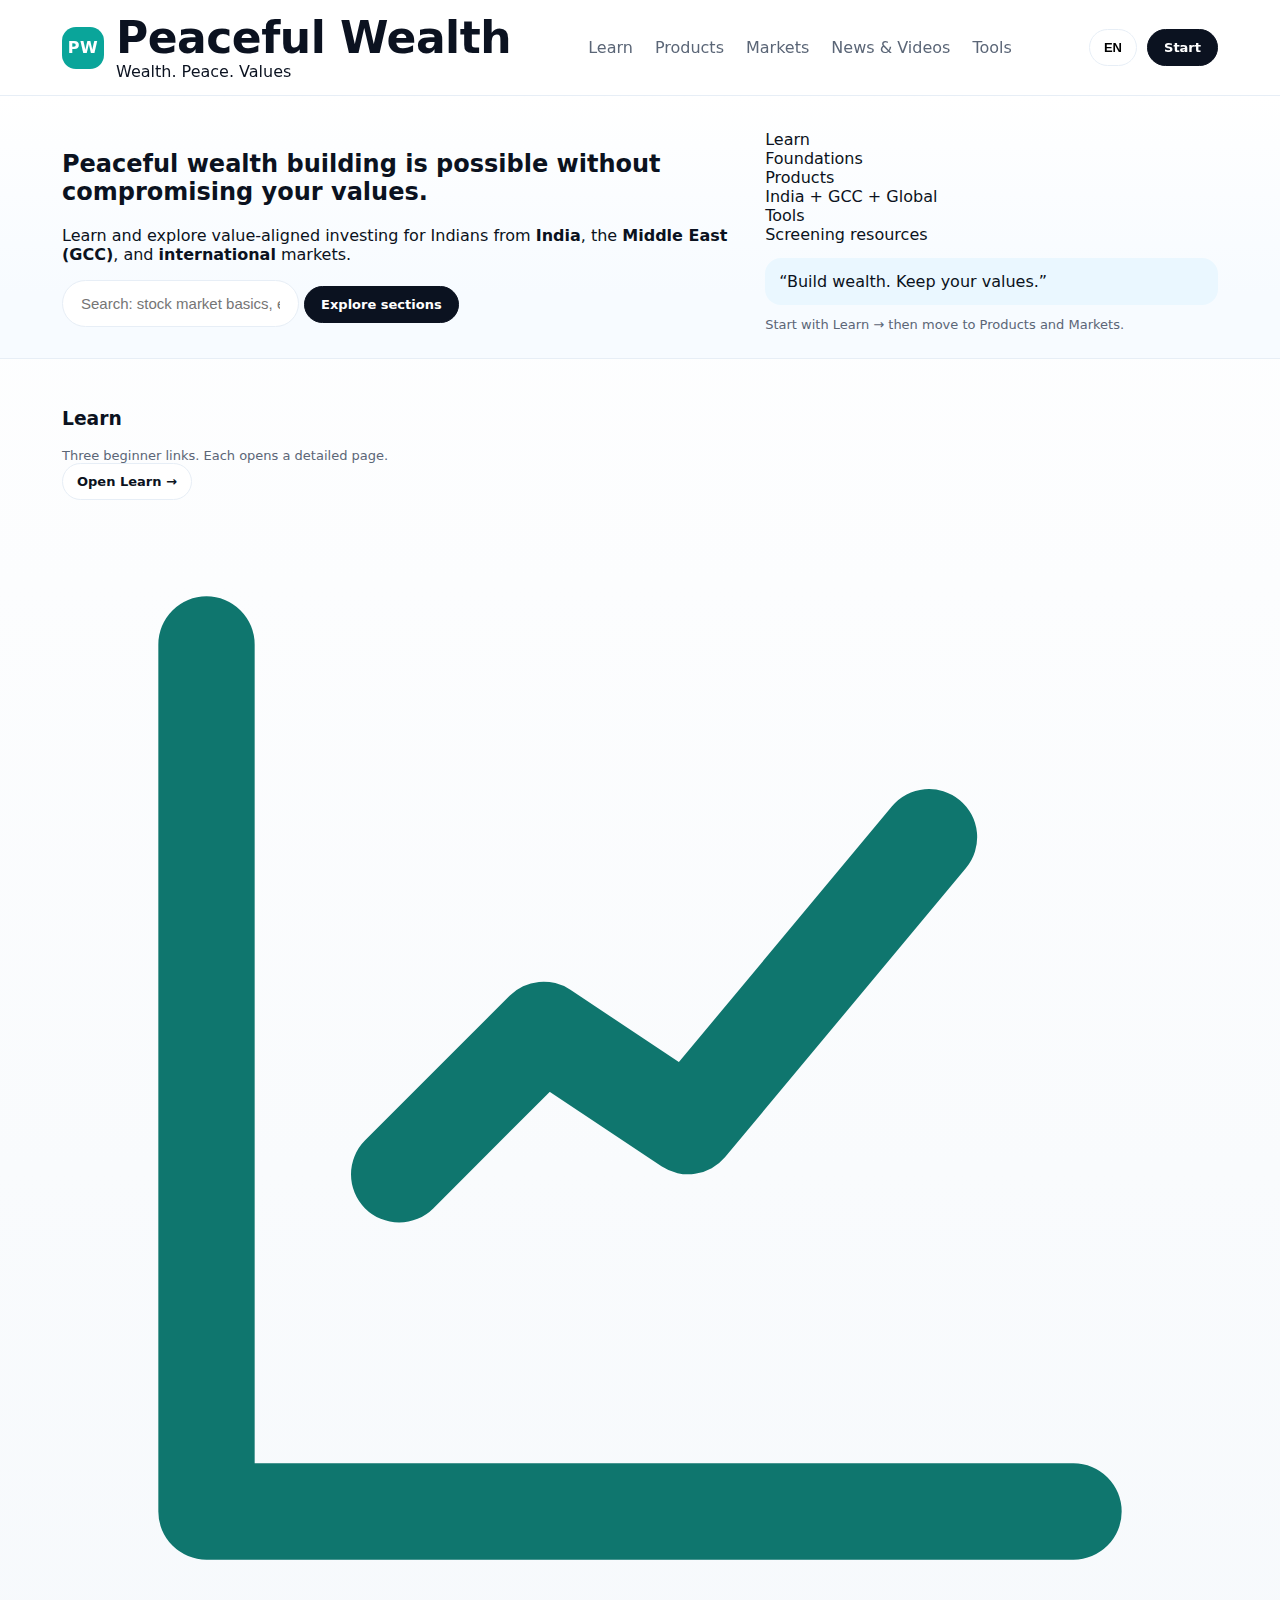
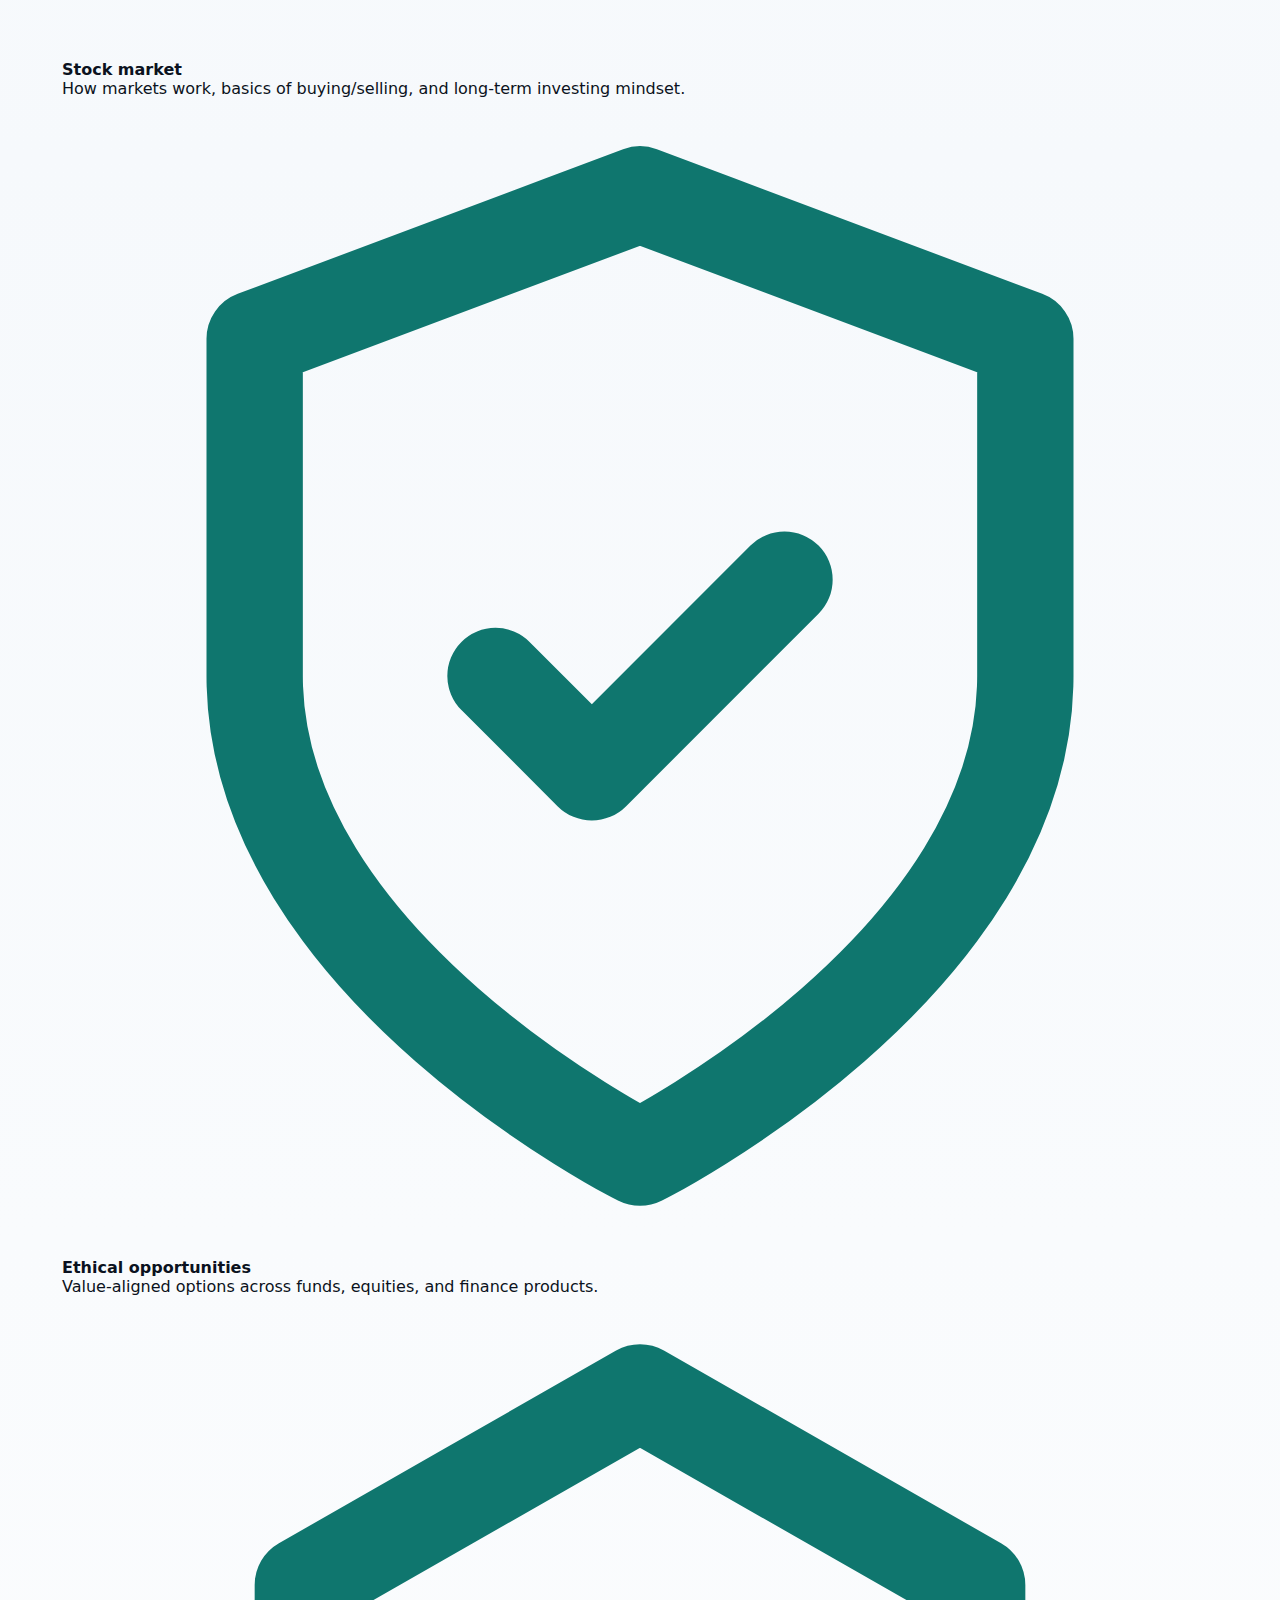
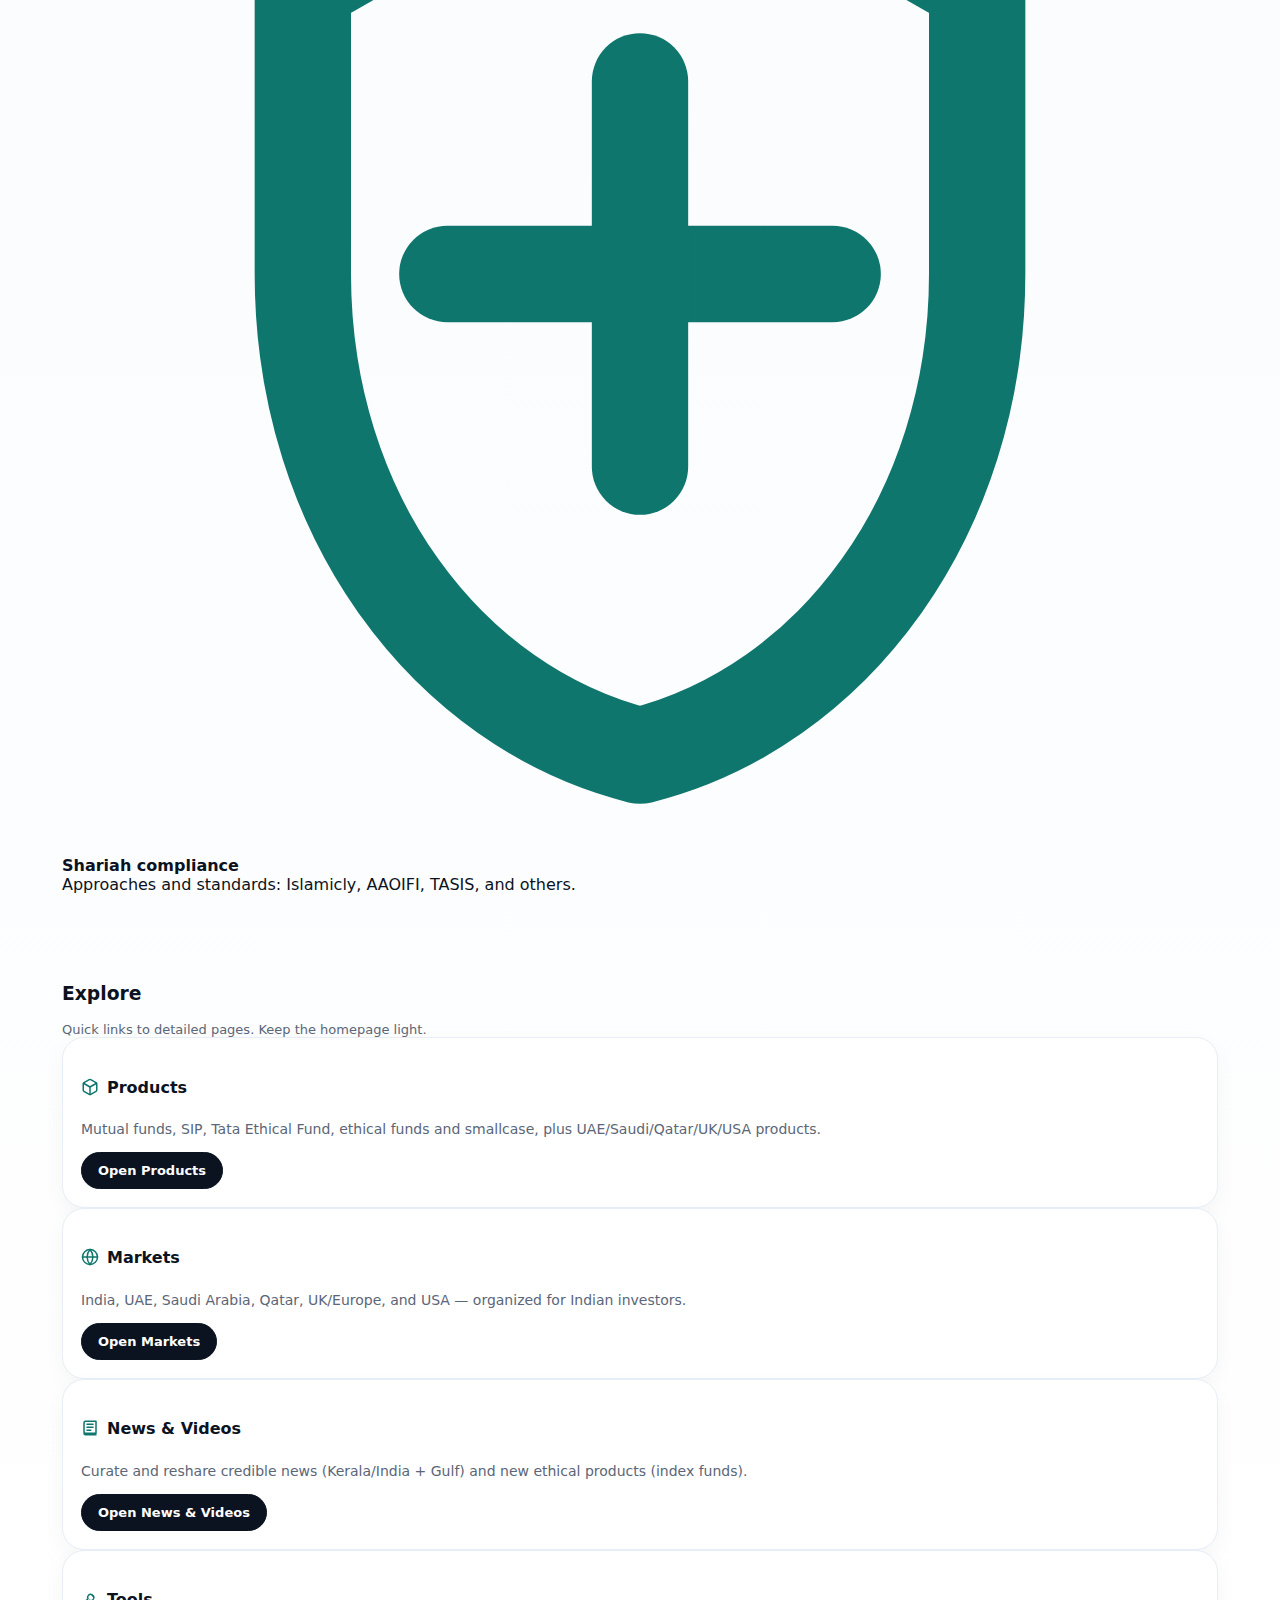
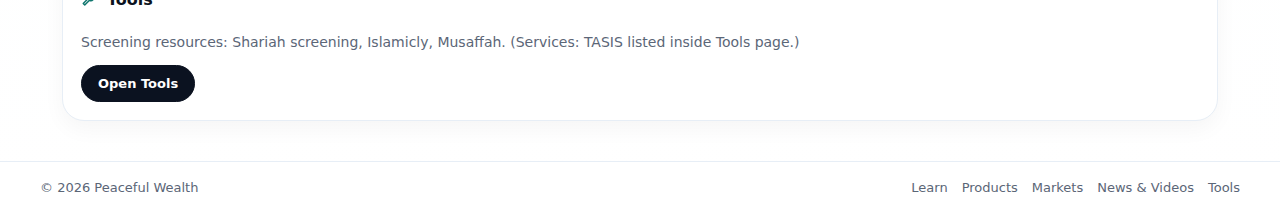
<file: index.html>
<!doctype html>
<html lang="en">
<head>
  <meta charset="UTF-8" />
  <meta name="viewport" content="width=device-width, initial-scale=1.0" />
  <title>Peaceful Wealth — Wealth. Peace. Values</title>
  <meta name="description" content="Peaceful Wealth is an educational portal for Indians to build wealth peacefully without compromising theuir values" />
  <link rel="stylesheet" href="./assets/css/styles.css" />
</head>
<body>
  <header class="header">
    <div class="container">
      <div class="header-row">
        <a class="brand" href="./index.html">
          <div class="logo">PW</div>
          <div>
            <h1>Peaceful Wealth</h1>
            <div class="tag">Wealth. Peace. Values</div>
          </div>
        </a>

        <nav class="nav">
          <a href="#learn">Learn</a>
          <a href="./pages/products.html">Products</a>
          <a href="./pages/markets.html">Markets</a>
          <a href="./pages/media.html">News &amp; Videos</a>
          <a href="./pages/tools.html">Tools</a>
        </nav>

        <div class="actions">
          <button class="btn ghost" type="button">EN</button>
          <a class="btn primary" href="./pages/learn.html">Start</a>
        </div>
      </div>
    </div>
  </header>

  <main class="hero">
    <div class="container">
      <div class="hero-grid">
        <section class="hero-card">
          <h2>Peaceful wealth building is possible without compromising your values.</h2>
          <p>
            Learn and explore value-aligned investing for Indians from <b>India</b>, the <b>Middle East (GCC)</b>, and <b>international</b> markets.
          </p>

          <div class="searchrow">
            <input id="q" class="search" placeholder="Search: stock market basics, ethical funds, shariah screening…" />
            <a class="btn primary" href="#learn">Explore sections</a>
          </div>
        </section>

        <aside class="hero-card">
          <div class="kpis">
            <div class="kpi"><div class="v">Learn</div><div class="k">Foundations</div></div>
            <div class="kpi"><div class="v">Products</div><div class="k">India + GCC + Global</div></div>
            <div class="kpi"><div class="v">Tools</div><div class="k">Screening resources</div></div>
          </div>
          <div class="quote">“Build wealth. Keep your values.”</div>
          <div class="small" style="margin-top:12px">Start with Learn → then move to Products and Markets.</div>
        </aside>
      </div>
    </div>
  </main>

  <section id="learn" class="section">
    <div class="container">
      <div class="section-title">
        <div>
          <h3>Learn</h3>
          <div class="small">Three beginner links. Each opens a detailed page.</div>
        </div>
        <a class="btn" href="./pages/learn.html">Open Learn →</a>
      </div>

      <div class="linktiles">
        <a class="tile" href="./pages/learn.html#stock">
          <div class="icon"><img src="./assets/img/stock.svg" alt="" /></div>
          <div><b>Stock market</b><div class="meta">How markets work, basics of buying/selling, and long-term investing mindset.</div></div>
        </a>
        <a class="tile" href="./pages/learn.html#ethical">
          <div class="icon"><img src="./assets/img/ethics.svg" alt="" /></div>
          <div><b>Ethical opportunities</b><div class="meta">Value-aligned options across funds, equities, and finance products.</div></div>
        </a>
        <a class="tile" href="./pages/learn.html#shariah">
          <div class="icon"><img src="./assets/img/shariah.svg" alt="" /></div>
          <div><b>Shariah compliance</b><div class="meta">Approaches and standards: Islamicly, AAOIFI, TASIS, and others.</div></div>
        </a>
      </div>
    </div>
  </section>

  <section class="section">
    <div class="container">
      <div class="section-title">
        <div>
          <h3>Explore</h3>
          <div class="small">Quick links to detailed pages. Keep the homepage light.</div>
        </div>
      </div>

      <div class="grid">
        <div class="card">
          <h4><img src="./assets/img/products.svg" alt="" style="width:18px;height:18px;vertical-align:-3px;margin-right:8px" />Products</h4>
          <p>Mutual funds, SIP, Tata Ethical Fund, ethical funds and smallcase, plus UAE/Saudi/Qatar/UK/USA products.</p>
          <div style="margin-top:12px"><a class="btn primary" href="./pages/products.html">Open Products</a></div>
        </div>

        <div class="card">
          <h4><img src="./assets/img/markets.svg" alt="" style="width:18px;height:18px;vertical-align:-3px;margin-right:8px" />Markets</h4>
          <p>India, UAE, Saudi Arabia, Qatar, UK/Europe, and USA — organized for Indian investors.</p>
          <div style="margin-top:12px"><a class="btn primary" href="./pages/markets.html">Open Markets</a></div>
        </div>

        <div class="card">
          <h4><img src="./assets/img/news.svg" alt="" style="width:18px;height:18px;vertical-align:-3px;margin-right:8px" />News &amp; Videos</h4>
          <p>Curate and reshare credible news (Kerala/India + Gulf) and new ethical products (index funds).</p>
          <div style="margin-top:12px"><a class="btn primary" href="./pages/media.html">Open News &amp; Videos</a></div>
        </div>

        <div class="card">
          <h4><img src="./assets/img/tools.svg" alt="" style="width:18px;height:18px;vertical-align:-3px;margin-right:8px" />Tools</h4>
          <p>Screening resources: Shariah screening, Islamicly, Musaffah. (Services: TASIS listed inside Tools page.)</p>
          <div style="margin-top:12px"><a class="btn primary" href="./pages/tools.html">Open Tools</a></div>
        </div>
      </div>
    </div>
  </section>

  <footer class="footer">
    <div class="container footer-row">
      <div class="small">© <span id="year"></span> Peaceful Wealth</div>
      <div class="footer-links">
        <a href="./pages/learn.html">Learn</a>
        <a href="./pages/products.html">Products</a>
        <a href="./pages/markets.html">Markets</a>
        <a href="./pages/media.html">News &amp; Videos</a>
        <a href="./pages/tools.html">Tools</a>
      </div>
    </div>
  </footer>

  <script src="./assets/js/app.js"></script>
</body>
</html>
</file>
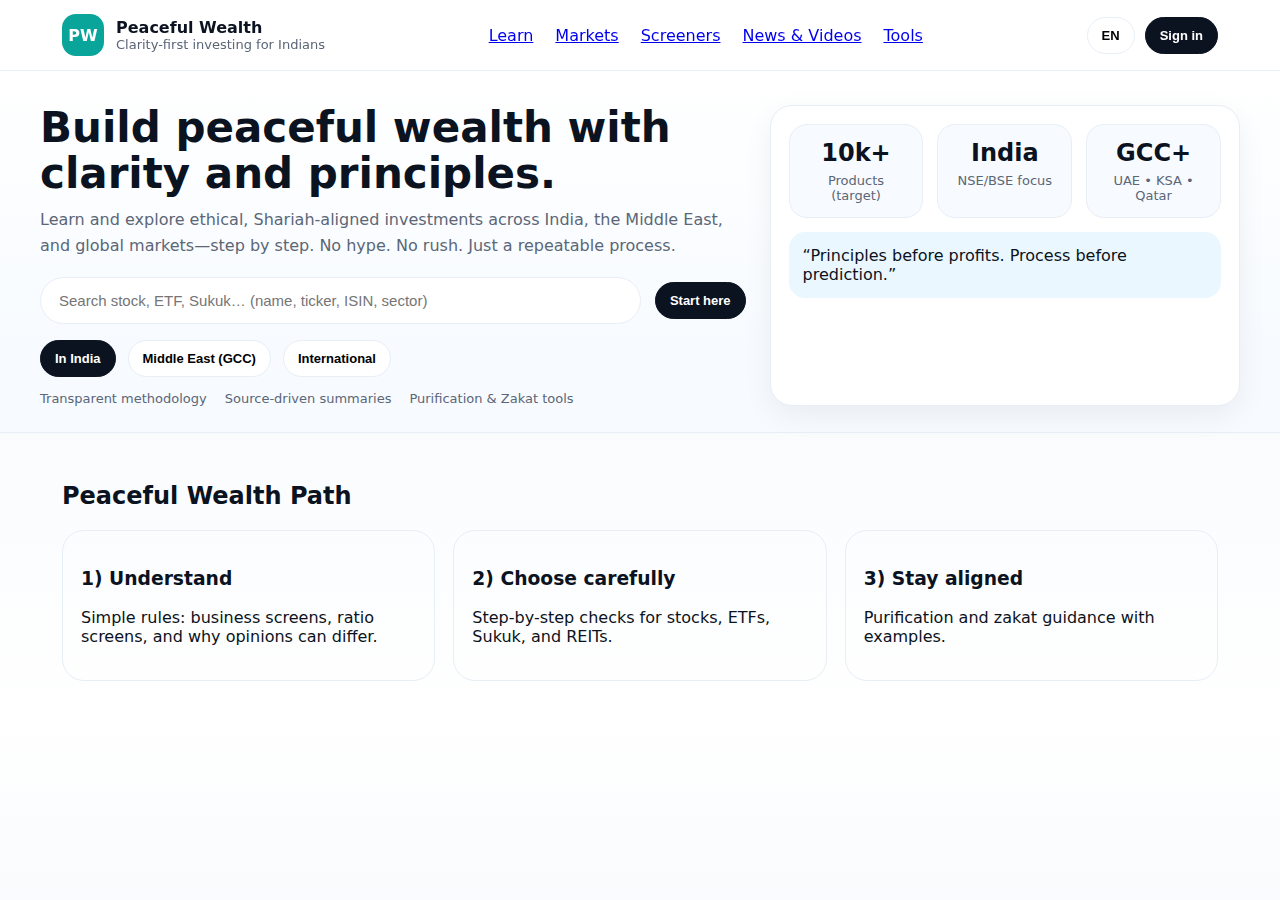
<file: peaceful-wealth-index.html>
<!doctype html>
<html lang="en">
<head>
  <meta charset="UTF-8" />
  <meta name="viewport" content="width=device-width, initial-scale=1.0" />
  <title>Peaceful Wealth — Clarity-first investing for Indians</title>
  <meta name="description" content="Build peaceful wealth with clarity and principles. Learn and explore ethical, Shariah-aligned investments across India, the Middle East, and international markets." />

  <style>
    :root{
      --bg:#f6f9fc;
      --card:#ffffff;
      --text:#0b1220;
      --muted:#5b6677;
      --line:#e7eef6;
      --pill:#0b1220;
      --pillText:#ffffff;
      --soft:#f0f5fb;
      --shadow: 0 10px 30px rgba(11,18,32,.06);
    }
    *{box-sizing:border-box}
    body{
      margin:0;
      font-family: ui-sans-serif, system-ui, -apple-system, Segoe UI, Roboto, Helvetica, Arial;
      color:var(--text);
      background:linear-gradient(180deg,#ffffff 0%, var(--bg) 35%, #ffffff 100%);
    }
    .container{max-width:1200px;margin:0 auto;padding:0 22px}
    header{
      position:sticky;top:0;z-index:50;
      background:rgba(255,255,255,.92);
      backdrop-filter: blur(10px);
      border-bottom:1px solid var(--line);
    }
    .header-row{
      display:flex;align-items:center;justify-content:space-between;
      padding:14px 0;
    }
    .brand{display:flex;align-items:center;gap:12px}
    .logo{
      width:42px;height:42px;border-radius:14px;
      display:flex;align-items:center;justify-content:center;
      background:#0aa59a;color:white;font-weight:800;
    }
    .brand-title .name{font-weight:900}
    .brand-title .tag{font-size:13px;color:var(--muted)}
    nav{display:none;gap:22px;color:var(--muted);font-weight:500}
    .actions{display:flex;gap:10px}
    .btn{
      border:1px solid var(--line);
      background:white;
      padding:10px 14px;
      border-radius:999px;
      font-weight:700;
      font-size:13px;
      cursor:pointer;
    }
    .btn.primary{
      background:var(--text);
      border-color:var(--text);
      color:white;
    }
    .hero{
      border-bottom:1px solid var(--line);
      background:linear-gradient(180deg,#ffffff 0%, #f7fbff 75%);
    }
    .hero-grid{
      display:grid;
      grid-template-columns: 1fr;
      gap:24px;
      padding:34px 0 26px;
    }
    h1{
      margin:0;
      font-size:42px;
      line-height:1.1;
    }
    .lead{
      margin:10px 0 0;
      color:var(--muted);
      font-size:16px;
      line-height:1.6;
    }
    .search-row{
      display:flex;
      gap:14px;
      margin-top:18px;
      align-items:center;
    }
    .search{
      flex:1;
      border:1px solid var(--line);
      border-radius:999px;
      padding:14px 18px;
      font-size:15px;
      outline:none;
    }
    .pill-row{
      display:flex;gap:12px;
      margin-top:16px;
    }
    .pill{
      border:1px solid var(--line);
      background:white;
      border-radius:999px;
      padding:10px 14px;
      font-weight:700;
      font-size:13px;
      cursor:pointer;
    }
    .pill.active{
      background:var(--pill);
      border-color:var(--pill);
      color:var(--pillText);
    }
    .trust{
      margin-top:14px;
      display:flex;gap:18px;
      color:var(--muted);
      font-size:13px;
    }
    .panel{
      border:1px solid var(--line);
      background:var(--card);
      border-radius:22px;
      padding:18px;
      box-shadow: var(--shadow);
    }
    .panel-top{
      display:grid;
      grid-template-columns:repeat(3,1fr);
      gap:14px;
    }
    .stat{
      background:#f7fbff;
      border:1px solid var(--line);
      border-radius:18px;
      padding:14px 12px;
      text-align:center;
    }
    .stat .v{font-weight:900;font-size:24px}
    .stat .k{margin-top:6px;color:var(--muted);font-size:13px}
    .quote{
      margin-top:14px;
      padding:14px;
      background:#eaf7ff;
      border-radius:16px;
    }
    .section{padding:30px 0 40px}
    .cards{
      margin-top:18px;
      display:grid;
      grid-template-columns:1fr;
      gap:18px;
    }
    .card{
      border:1px solid var(--line);
      border-radius:22px;
      padding:18px;
    }
    @media (min-width: 980px){
      nav{display:flex}
      .hero-grid{grid-template-columns: 1.2fr .8fr;}
      .cards{grid-template-columns:repeat(3,1fr)}
    }
  </style>
</head>

<body>
<header>
  <div class="container">
    <div class="header-row">
      <div class="brand">
        <div class="logo">PW</div>
        <div class="brand-title">
          <div class="name">Peaceful Wealth</div>
          <div class="tag">Clarity-first investing for Indians</div>
        </div>
      </div>
      <nav>
        <a href="#">Learn</a>
        <a href="#">Markets</a>
        <a href="#">Screeners</a>
        <a href="#">News & Videos</a>
        <a href="#">Tools</a>
      </nav>
      <div class="actions">
        <button class="btn">EN</button>
        <button class="btn primary">Sign in</button>
      </div>
    </div>
  </div>
</header>

<section class="hero">
  <div class="container hero-grid">
    <div>
      <h1>Build peaceful wealth with clarity and principles.</h1>
      <p class="lead">
        Learn and explore ethical, Shariah-aligned investments across India, the Middle East, and global markets—step by step.
        No hype. No rush. Just a repeatable process.
      </p>
      <div class="search-row">
        <input class="search" placeholder="Search stock, ETF, Sukuk… (name, ticker, ISIN, sector)" />
        <button class="btn primary">Start here</button>
      </div>
      <div class="pill-row">
        <button class="pill active">In India</button>
        <button class="pill">Middle East (GCC)</button>
        <button class="pill">International</button>
      </div>
      <div class="trust">
        <span>Transparent methodology</span>
        <span>Source-driven summaries</span>
        <span>Purification & Zakat tools</span>
      </div>
    </div>

    <div class="panel">
      <div class="panel-top">
        <div class="stat">
          <div class="v">10k+</div>
          <div class="k">Products (target)</div>
        </div>
        <div class="stat">
          <div class="v">India</div>
          <div class="k">NSE/BSE focus</div>
        </div>
        <div class="stat">
          <div class="v">GCC+</div>
          <div class="k">UAE • KSA • Qatar</div>
        </div>
      </div>
      <div class="quote">“Principles before profits. Process before prediction.”</div>
    </div>
  </div>
</section>

<section class="section">
  <div class="container">
    <h2>Peaceful Wealth Path</h2>
    <div class="cards">
      <div class="card">
        <h3>1) Understand</h3>
        <p>Simple rules: business screens, ratio screens, and why opinions can differ.</p>
      </div>
      <div class="card">
        <h3>2) Choose carefully</h3>
        <p>Step-by-step checks for stocks, ETFs, Sukuk, and REITs.</p>
      </div>
      <div class="card">
        <h3>3) Stay aligned</h3>
        <p>Purification and zakat guidance with examples.</p>
      </div>
    </div>
  </div>
</section>

</body>
</html>
</file>
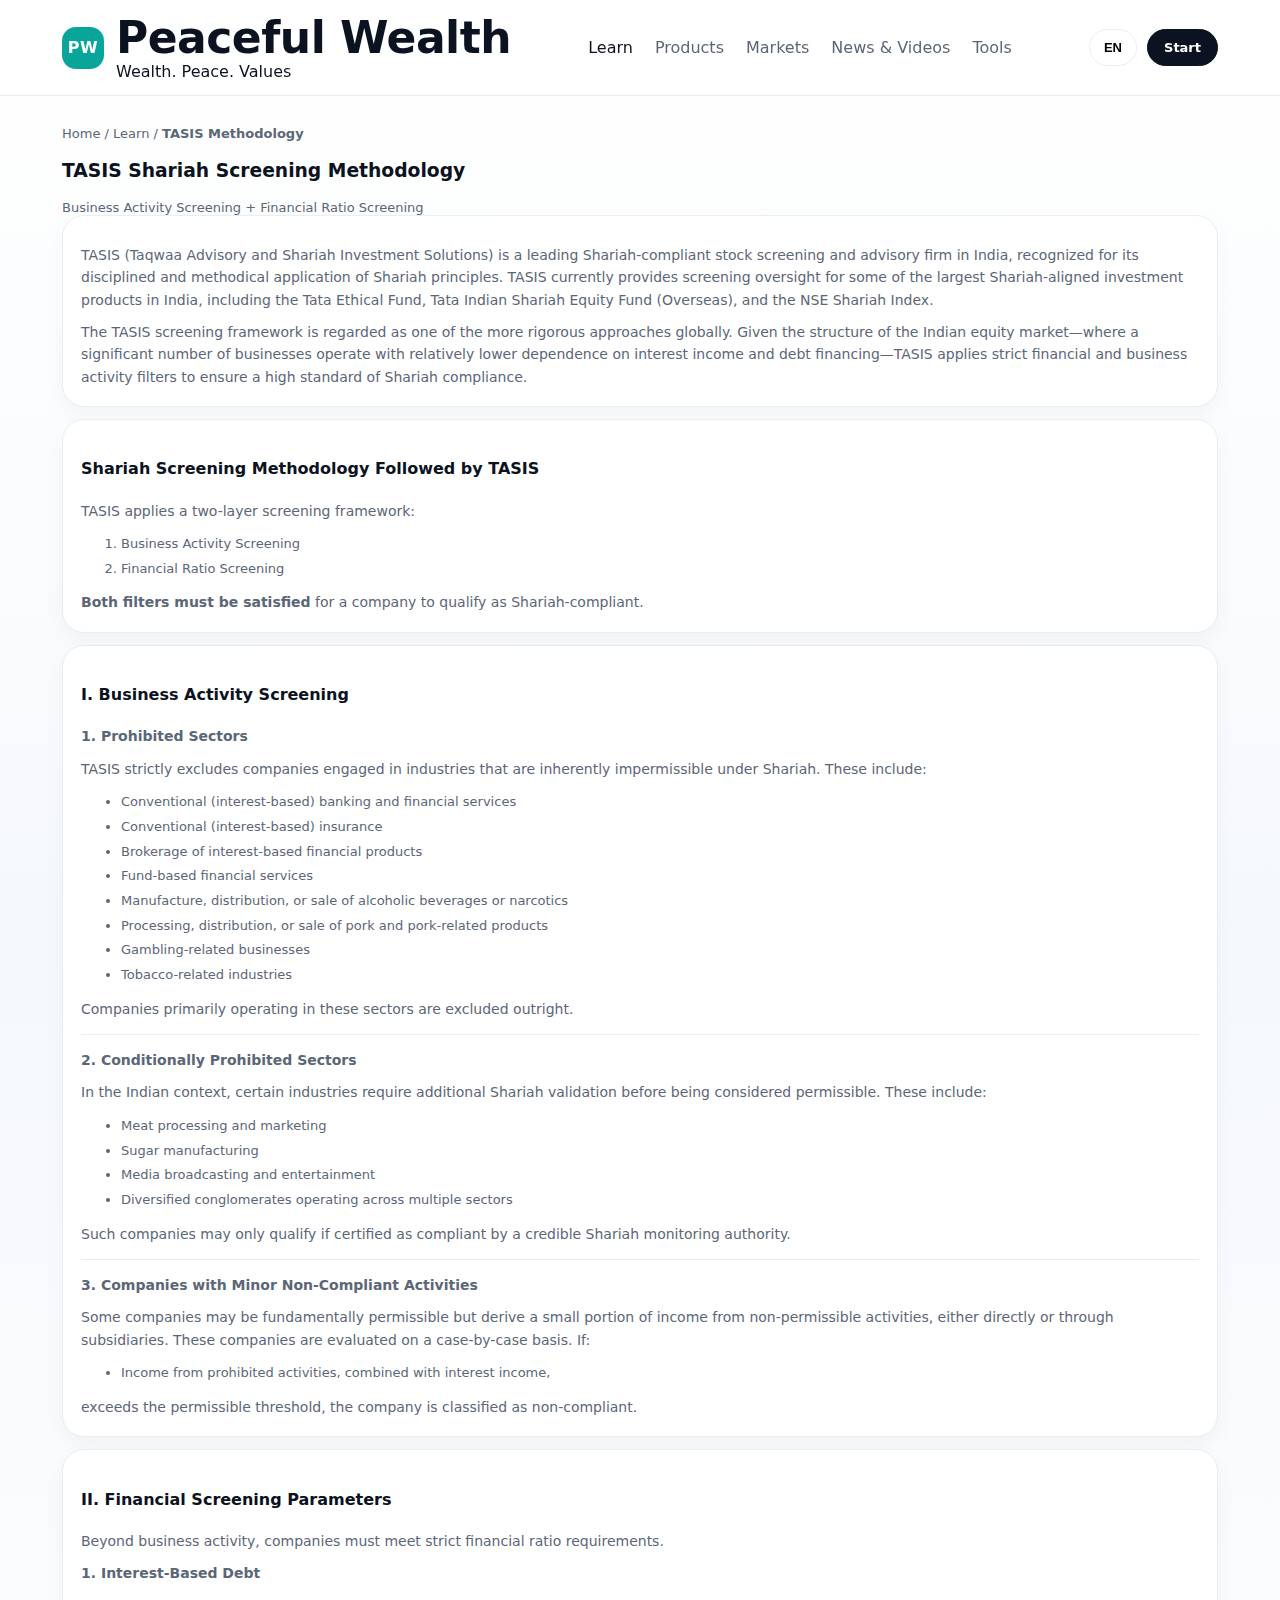
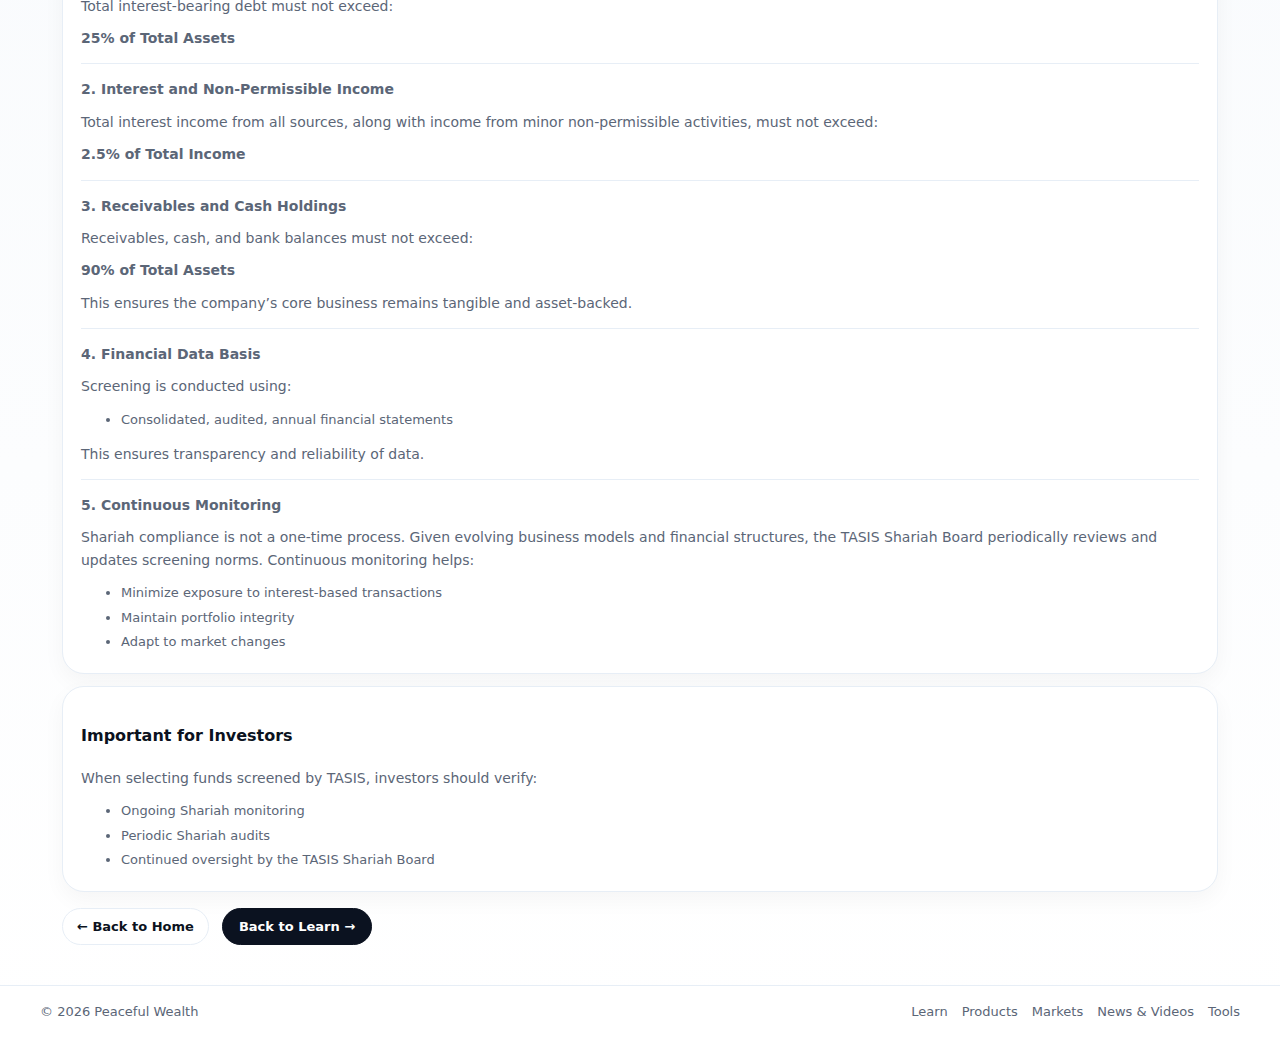
<file: tasis-methodology.html>
<!doctype html>
<html lang="en">
<head>
  <meta charset="UTF-8" />
  <meta name="viewport" content="width=device-width, initial-scale=1.0" />
  <title>TASIS Methodology — Peaceful Wealth</title>
  <meta name="description" content="TASIS Shariah screening methodology: business activity screening and financial ratio screening." />
  <link rel="stylesheet" href="../assets/css/styles.css" />
</head>
<body>
<header class="header">
  <div class="container">
    <div class="header-row">
      <a class="brand" href="../index.html">
        <div class="logo">PW</div>
        <div>
          <h1>Peaceful Wealth</h1>
          <div class="tag">Wealth. Peace. Values</div>
        </div>
      </a>
      <nav class="nav">
        <a href="../index.html#learn" style="color:var(--text)">Learn</a>
        <a href="./products.html">Products</a>
        <a href="./markets.html">Markets</a>
        <a href="./media.html">News &amp; Videos</a>
        <a href="./tools.html">Tools</a>
      </nav>
      <div class="actions">
        <button class="btn ghost" type="button">EN</button>
        <a class="btn primary" href="./learn.html">Start</a>
      </div>
    </div>
  </div>
</header>

<main class="section">
  <div class="container">
    <div class="breadcrumb small">
      <a href="../index.html">Home</a> / <a href="./learn.html">Learn</a> / <b>TASIS Methodology</b>
    </div>

    <div class="section-title" style="margin-top:12px">
      <div>
        <h3>TASIS Shariah Screening Methodology</h3>
        <div class="small">Business Activity Screening + Financial Ratio Screening</div>
      </div>
    </div>

    <div class="card">
      <p class="small">
        TASIS (Taqwaa Advisory and Shariah Investment Solutions) is a leading Shariah-compliant stock screening and advisory firm in India,
        recognized for its disciplined and methodical application of Shariah principles. TASIS currently provides screening oversight for some of
        the largest Shariah-aligned investment products in India, including the Tata Ethical Fund, Tata Indian Shariah Equity Fund (Overseas),
        and the NSE Shariah Index.
      </p>
      <p class="small" style="margin-top:10px">
        The TASIS screening framework is regarded as one of the more rigorous approaches globally. Given the structure of the Indian equity market—where a significant number
        of businesses operate with relatively lower dependence on interest income and debt financing—TASIS applies strict financial and business activity filters to ensure
        a high standard of Shariah compliance.
      </p>
    </div>

    <div class="card" style="margin-top:12px">
      <h4>Shariah Screening Methodology Followed by TASIS</h4>
      <p class="small">TASIS applies a two-layer screening framework:</p>
      <ol class="small" style="line-height:1.9;margin:10px 0 0">
        <li>Business Activity Screening</li>
        <li>Financial Ratio Screening</li>
      </ol>
      <p class="small" style="margin-top:10px"><b>Both filters must be satisfied</b> for a company to qualify as Shariah-compliant.</p>
    </div>

    <div class="card" style="margin-top:12px">
      <h4>I. Business Activity Screening</h4>

      <p class="small" style="margin-top:10px"><b>1. Prohibited Sectors</b></p>
      <p class="small">TASIS strictly excludes companies engaged in industries that are inherently impermissible under Shariah. These include:</p>
      <ul class="small" style="line-height:1.9;margin:10px 0 0">
        <li>Conventional (interest-based) banking and financial services</li>
        <li>Conventional (interest-based) insurance</li>
        <li>Brokerage of interest-based financial products</li>
        <li>Fund-based financial services</li>
        <li>Manufacture, distribution, or sale of alcoholic beverages or narcotics</li>
        <li>Processing, distribution, or sale of pork and pork-related products</li>
        <li>Gambling-related businesses</li>
        <li>Tobacco-related industries</li>
      </ul>
      <p class="small" style="margin-top:10px">Companies primarily operating in these sectors are excluded outright.</p>

      <hr style="border:none;border-top:1px solid var(--line);margin:14px 0" />

      <p class="small"><b>2. Conditionally Prohibited Sectors</b></p>
      <p class="small">In the Indian context, certain industries require additional Shariah validation before being considered permissible. These include:</p>
      <ul class="small" style="line-height:1.9;margin:10px 0 0">
        <li>Meat processing and marketing</li>
        <li>Sugar manufacturing</li>
        <li>Media broadcasting and entertainment</li>
        <li>Diversified conglomerates operating across multiple sectors</li>
      </ul>
      <p class="small" style="margin-top:10px">Such companies may only qualify if certified as compliant by a credible Shariah monitoring authority.</p>

      <hr style="border:none;border-top:1px solid var(--line);margin:14px 0" />

      <p class="small"><b>3. Companies with Minor Non-Compliant Activities</b></p>
      <p class="small">
        Some companies may be fundamentally permissible but derive a small portion of income from non-permissible activities, either directly or through subsidiaries.
        These companies are evaluated on a case-by-case basis. If:
      </p>
      <ul class="small" style="line-height:1.9;margin:10px 0 0">
        <li>Income from prohibited activities, combined with interest income,</li>
      </ul>
      <p class="small">exceeds the permissible threshold, the company is classified as non-compliant.</p>
    </div>

    <div class="card" style="margin-top:12px">
      <h4>II. Financial Screening Parameters</h4>
      <p class="small">Beyond business activity, companies must meet strict financial ratio requirements.</p>

      <p class="small" style="margin-top:10px"><b>1. Interest-Based Debt</b></p>
      <p class="small">Total interest-bearing debt must not exceed:</p>
      <p class="small"><b>25% of Total Assets</b></p>

      <hr style="border:none;border-top:1px solid var(--line);margin:14px 0" />

      <p class="small"><b>2. Interest and Non-Permissible Income</b></p>
      <p class="small">Total interest income from all sources, along with income from minor non-permissible activities, must not exceed:</p>
      <p class="small"><b>2.5% of Total Income</b></p>

      <hr style="border:none;border-top:1px solid var(--line);margin:14px 0" />

      <p class="small"><b>3. Receivables and Cash Holdings</b></p>
      <p class="small">Receivables, cash, and bank balances must not exceed:</p>
      <p class="small"><b>90% of Total Assets</b></p>
      <p class="small">This ensures the company’s core business remains tangible and asset-backed.</p>

      <hr style="border:none;border-top:1px solid var(--line);margin:14px 0" />

      <p class="small"><b>4. Financial Data Basis</b></p>
      <p class="small">Screening is conducted using:</p>
      <ul class="small" style="line-height:1.9;margin:10px 0 0">
        <li>Consolidated, audited, annual financial statements</li>
      </ul>
      <p class="small">This ensures transparency and reliability of data.</p>

      <hr style="border:none;border-top:1px solid var(--line);margin:14px 0" />

      <p class="small"><b>5. Continuous Monitoring</b></p>
      <p class="small">
        Shariah compliance is not a one-time process. Given evolving business models and financial structures, the TASIS Shariah Board periodically reviews and updates
        screening norms. Continuous monitoring helps:
      </p>
      <ul class="small" style="line-height:1.9;margin:10px 0 0">
        <li>Minimize exposure to interest-based transactions</li>
        <li>Maintain portfolio integrity</li>
        <li>Adapt to market changes</li>
      </ul>
    </div>

    <div class="card" style="margin-top:12px">
      <h4>Important for Investors</h4>
      <p class="small">When selecting funds screened by TASIS, investors should verify:</p>
      <ul class="small" style="line-height:1.9;margin:10px 0 0">
        <li>Ongoing Shariah monitoring</li>
        <li>Periodic Shariah audits</li>
        <li>Continued oversight by the TASIS Shariah Board</li>
      </ul>
    </div>

    <div style="margin-top:16px">
      <a class="btn" href="../index.html">← Back to Home</a>
      <a class="btn primary" href="./learn.html" style="margin-left:8px">Back to Learn →</a>
    </div>
  </div>
</main>

<footer class="footer">
  <div class="container footer-row">
    <div class="small">© <span id="year"></span> Peaceful Wealth</div>
    <div class="footer-links">
      <a href="./learn.html">Learn</a>
      <a href="./products.html">Products</a>
      <a href="./markets.html">Markets</a>
      <a href="./media.html">News &amp; Videos</a>
      <a href="./tools.html">Tools</a>
    </div>
  </div>
</footer>

<script>document.getElementById("year").textContent = new Date().getFullYear();</script>
</body>
</html>
</file>
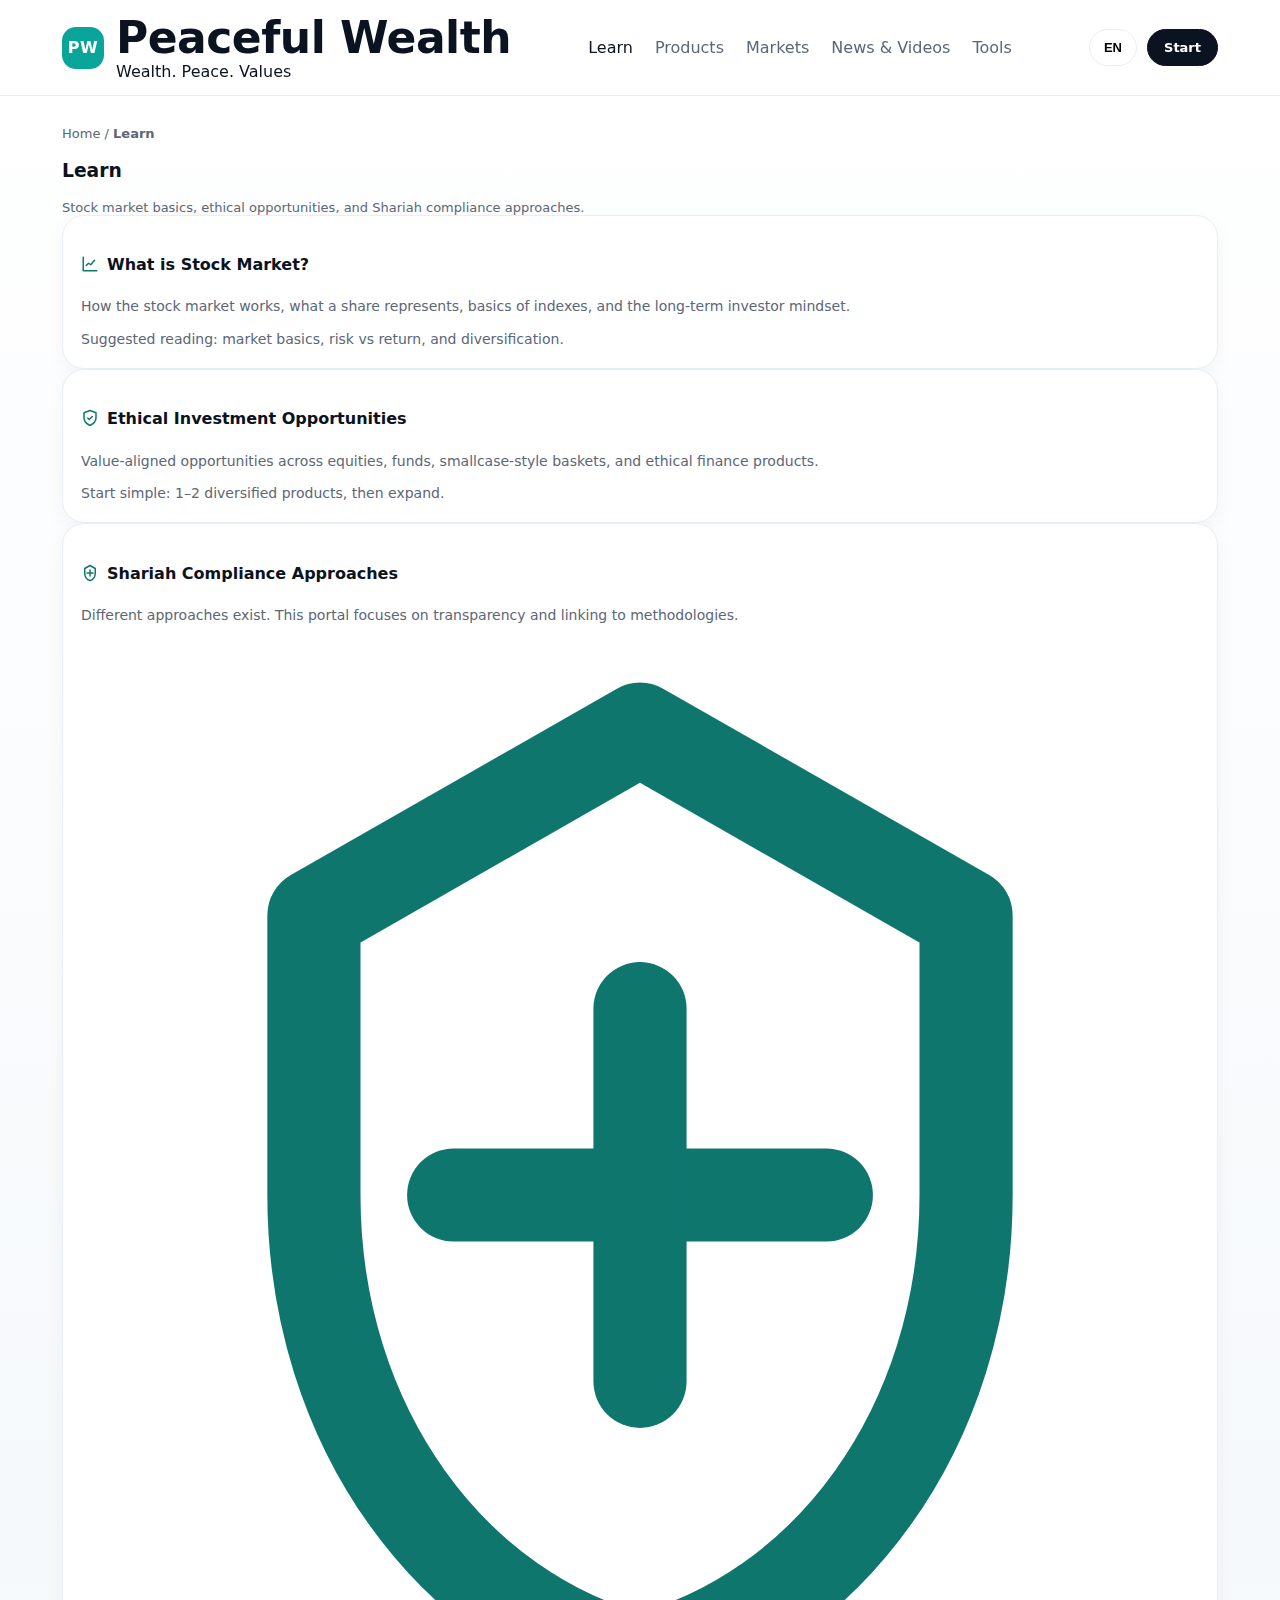
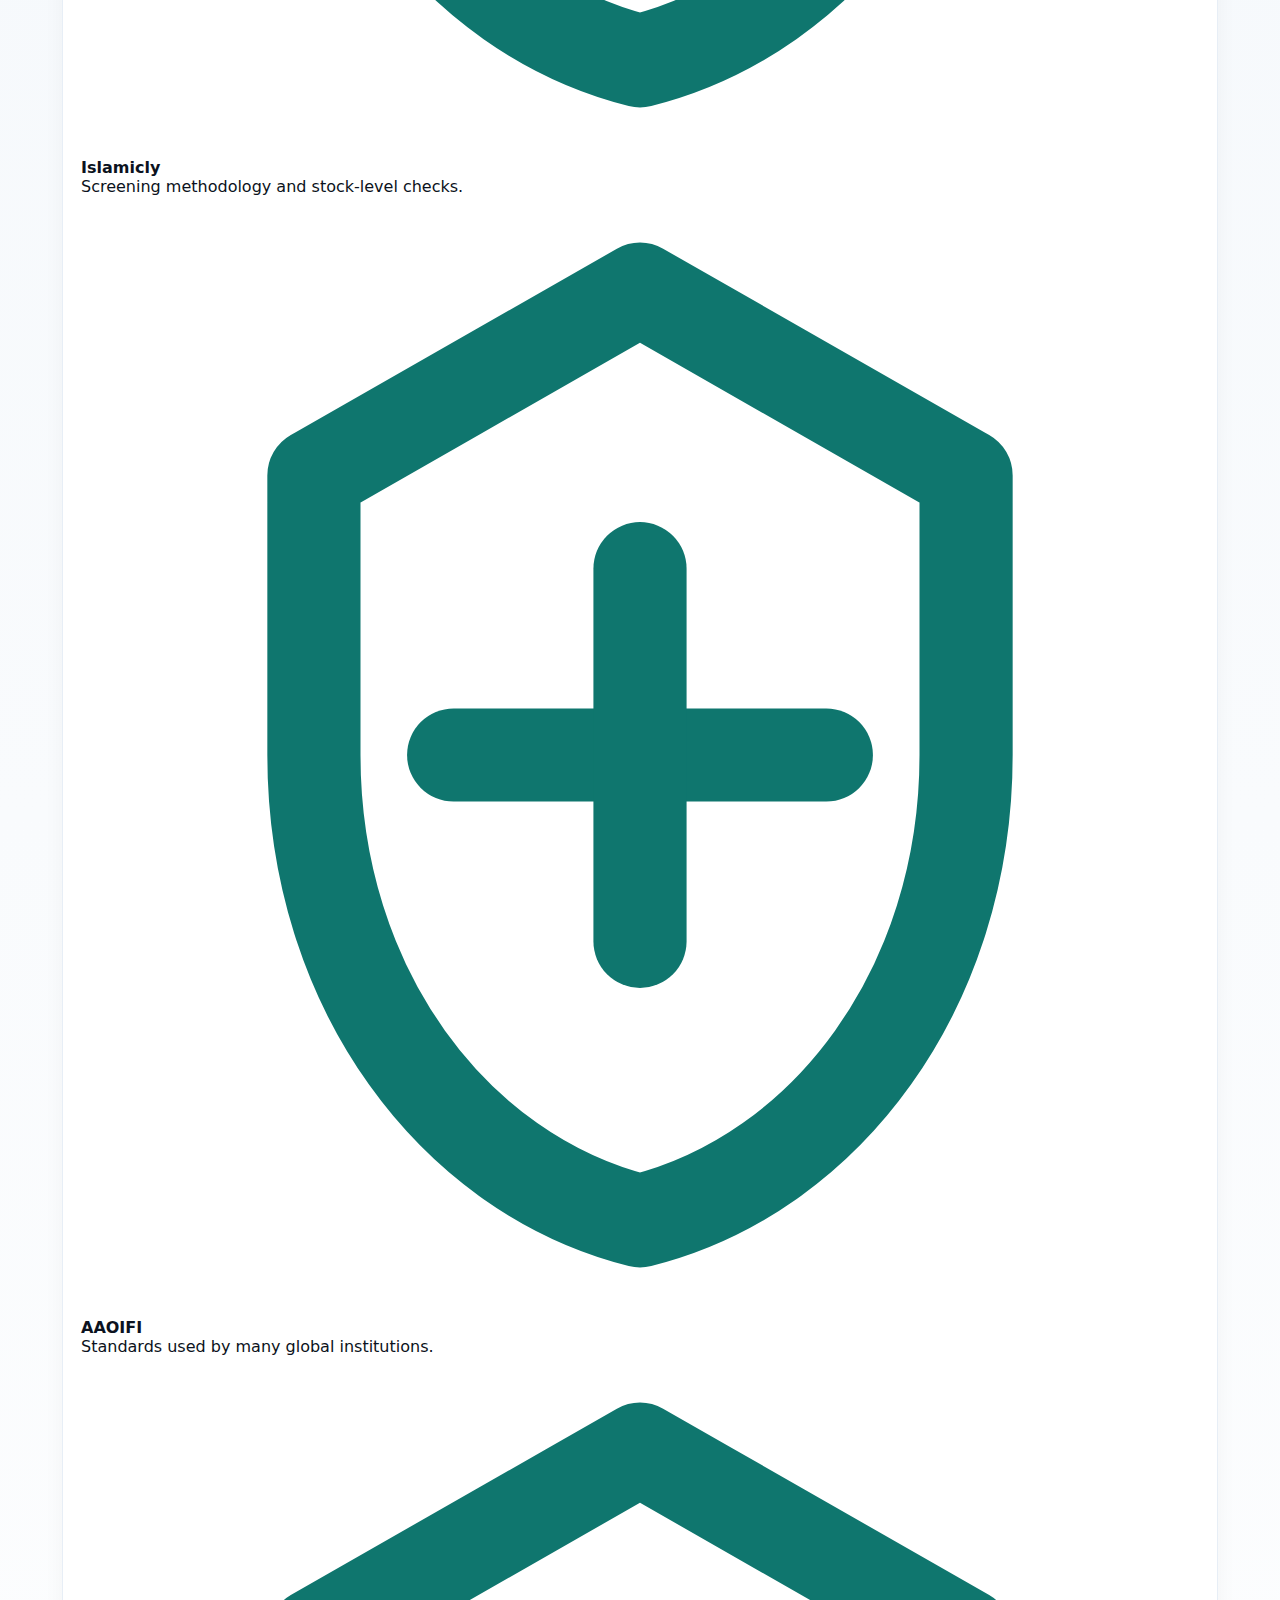
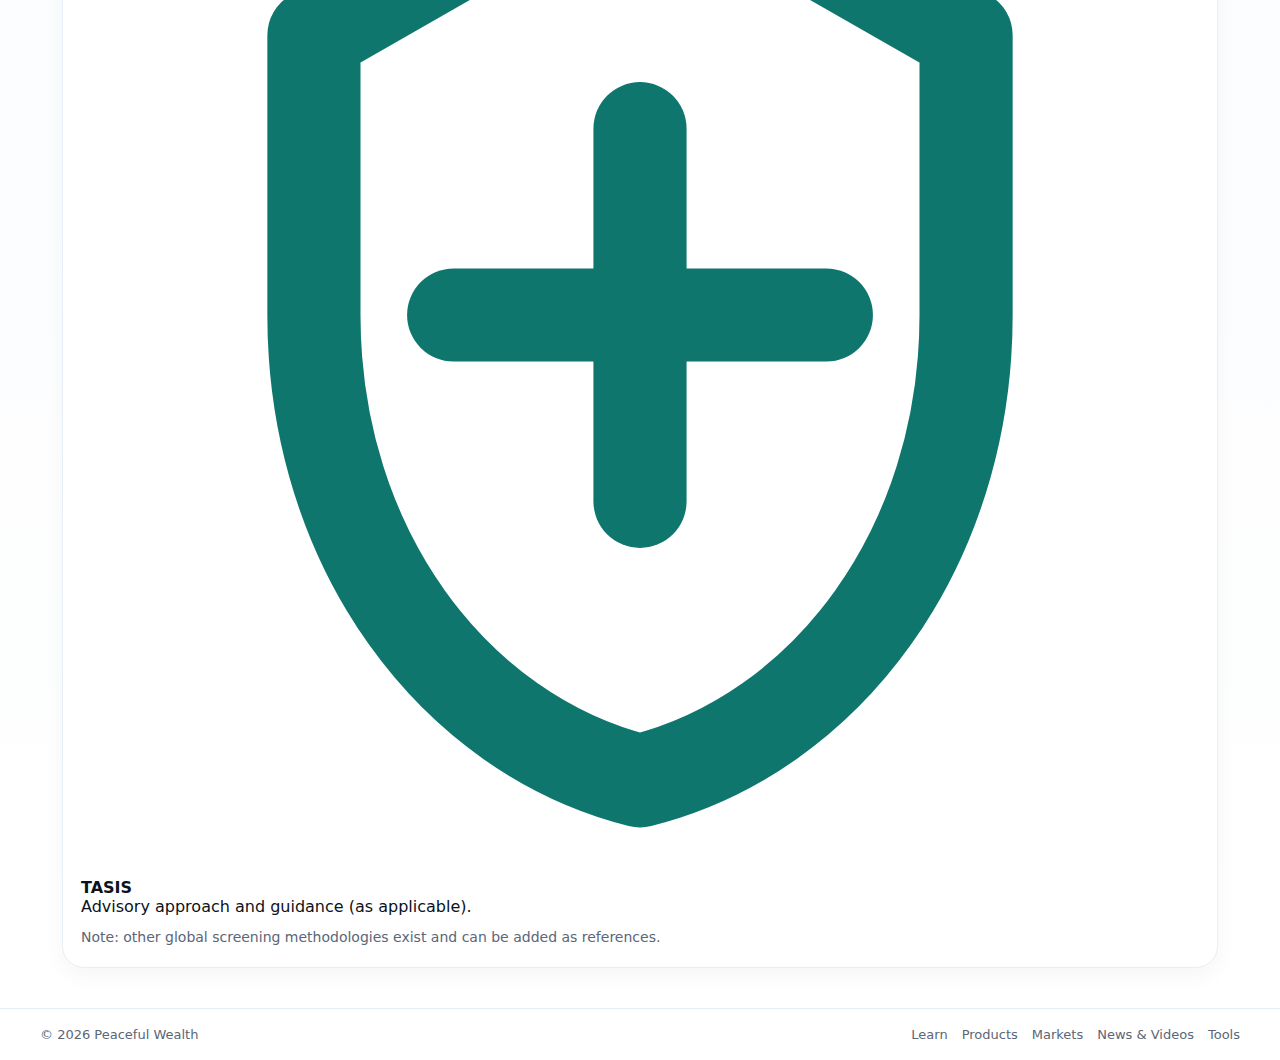
<file: pages/learn.html>
<!doctype html>
<html lang="en">
<head>
  <meta charset="UTF-8" />
  <meta name="viewport" content="width=device-width, initial-scale=1.0" />
  <title>Learn — Peaceful Wealth</title>
  <meta name="description" content="Stock market basics, ethical opportunities, and Shariah compliance approaches." />
  <link rel="stylesheet" href="../assets/css/styles.css" />
</head>
<body>
<header class="header">
  <div class="container">
    <div class="header-row">
      <a class="brand" href="../index.html">
        <div class="logo">PW</div>
        <div>
          <h1>Peaceful Wealth</h1>
          <div class="tag">Wealth. Peace. Values</div>
        </div>
      </a>
      <nav class="nav">
        <a href="../index.html#learn" style="color:var(--text)">Learn</a>
        <a href="./products.html" >Products</a>
        <a href="./markets.html" >Markets</a>
        <a href="./media.html" >News &amp; Videos</a>
        <a href="./tools.html" >Tools</a>
      </nav>
      <div class="actions">
        <button class="btn ghost" type="button">EN</button>
        <a class="btn primary" href="./learn.html">Start</a>
      </div>
    </div>
  </div>
</header>
  <main class="section">
    <div class="container">
      <div class="breadcrumb small"><a href="../index.html">Home</a> / <b>Learn</b></div>
      <div class="section-title" style="margin-top:12px">
        <div>
          <h3>Learn</h3>
          <div class="small">Stock market basics, ethical opportunities, and Shariah compliance approaches.</div>
        </div>
      </div>
      
<div class="grid">
  <div class="card" id="stock">
    <h4><img src="../assets/img/stock.svg" alt="" style="width:18px;height:18px;vertical-align:-3px;margin-right:8px" />What is Stock Market?</h4>
    <p>How the stock market works, what a share represents, basics of indexes, and the long-term investor mindset.</p>
    <p class="small">Suggested reading: market basics, risk vs return, and diversification.</p>
  </div>

  <div class="card" id="ethical">
    <h4><img src="../assets/img/ethics.svg" alt="" style="width:18px;height:18px;vertical-align:-3px;margin-right:8px" />Ethical Investment Opportunities</h4>
    <p>Value-aligned opportunities across equities, funds, smallcase-style baskets, and ethical finance products.</p>
    <p class="small">Start simple: 1–2 diversified products, then expand.</p>
  </div>

  <div class="card" id="shariah">
    <h4><img src="../assets/img/shariah.svg" alt="" style="width:18px;height:18px;vertical-align:-3px;margin-right:8px" />Shariah Compliance Approaches</h4>
    <p>Different approaches exist. This portal focuses on transparency and linking to methodologies.</p>
    <div class="linktiles" style="margin-top:10px">
      <a class="tile" href="#shariah"><div class="icon"><img src="../assets/img/shariah.svg" alt="" /></div><div><b>Islamicly</b><div class="meta">Screening methodology and stock-level checks.</div></div></a>
      <a class="tile" href="#shariah"><div class="icon"><img src="../assets/img/shariah.svg" alt="" /></div><div><b>AAOIFI</b><div class="meta">Standards used by many global institutions.</div></div></a>
      <a class="tile" href="#shariah"><div class="icon"><img src="../assets/img/shariah.svg" alt="" /></div><div><b>TASIS</b><div class="meta">Advisory approach and guidance (as applicable).</div></div></a>
    </div>
    <p class="small" style="margin-top:10px">Note: other global screening methodologies exist and can be added as references.</p>
  </div>
</div>

    </div>
  </main>
  <footer class="footer">
    <div class="container footer-row">
      <div class="small">© <span id="year"></span> Peaceful Wealth</div>
      <div class="footer-links">
        <a href="./learn.html">Learn</a>
        <a href="./products.html">Products</a>
        <a href="./markets.html">Markets</a>
        <a href="./media.html">News &amp; Videos</a>
        <a href="./tools.html">Tools</a>
      </div>
    </div>
  </footer>
  <script>document.getElementById("year").textContent = new Date().getFullYear();</script>
</body>
</html>
</file>
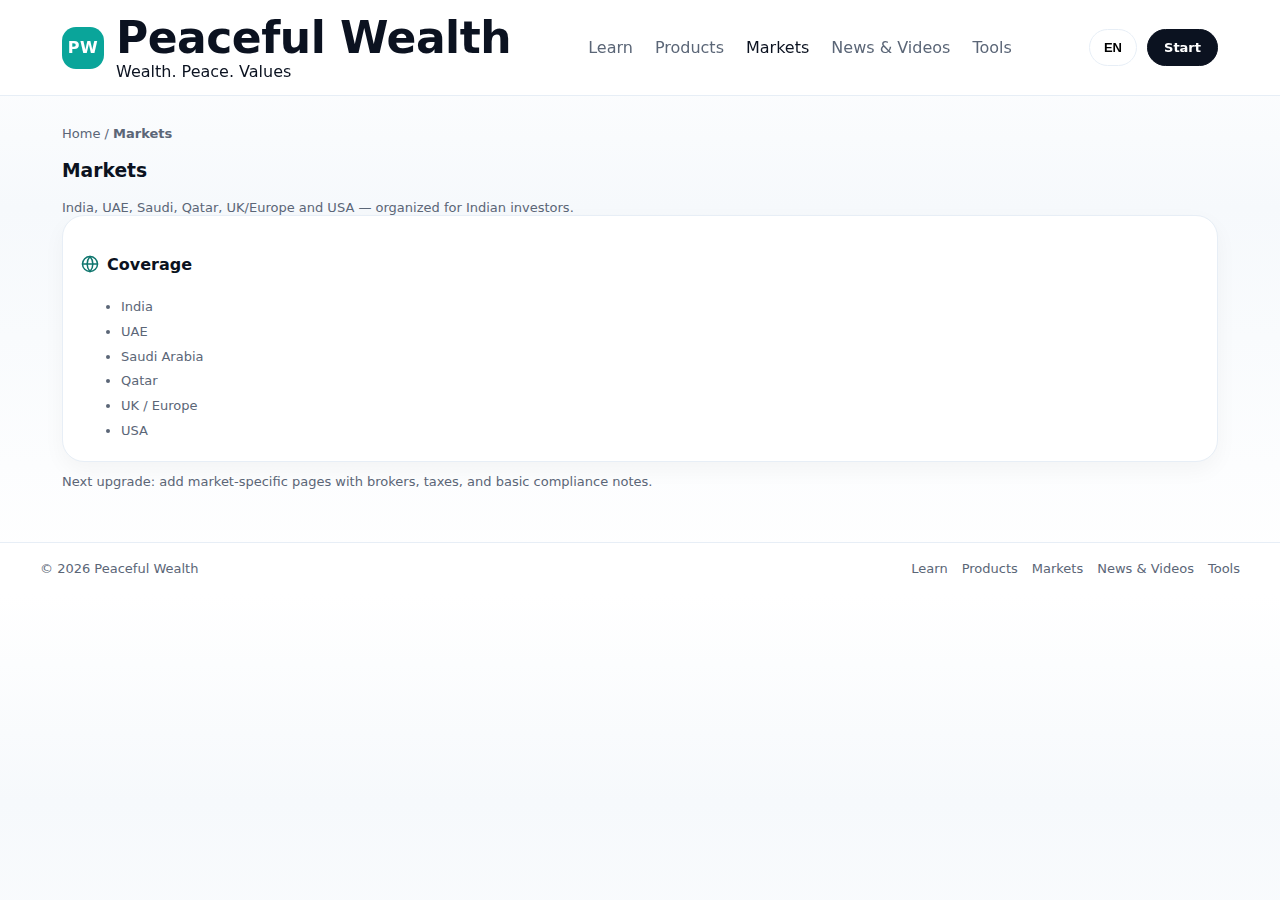
<file: pages/markets.html>
<!doctype html>
<html lang="en">
<head>
  <meta charset="UTF-8" />
  <meta name="viewport" content="width=device-width, initial-scale=1.0" />
  <title>Markets — Peaceful Wealth</title>
  <meta name="description" content="India, UAE, Saudi, Qatar, UK/Europe and USA — organized for Indian investors." />
  <link rel="stylesheet" href="../assets/css/styles.css" />
</head>
<body>
<header class="header">
  <div class="container">
    <div class="header-row">
      <a class="brand" href="../index.html">
        <div class="logo">PW</div>
        <div>
          <h1>Peaceful Wealth</h1>
          <div class="tag">Wealth. Peace. Values</div>
        </div>
      </a>
      <nav class="nav">
        <a href="../index.html#learn" >Learn</a>
        <a href="./products.html" >Products</a>
        <a href="./markets.html" style="color:var(--text)">Markets</a>
        <a href="./media.html" >News &amp; Videos</a>
        <a href="./tools.html" >Tools</a>
      </nav>
      <div class="actions">
        <button class="btn ghost" type="button">EN</button>
        <a class="btn primary" href="./learn.html">Start</a>
      </div>
    </div>
  </div>
</header>
  <main class="section">
    <div class="container">
      <div class="breadcrumb small"><a href="../index.html">Home</a> / <b>Markets</b></div>
      <div class="section-title" style="margin-top:12px">
        <div>
          <h3>Markets</h3>
          <div class="small">India, UAE, Saudi, Qatar, UK/Europe and USA — organized for Indian investors.</div>
        </div>
      </div>
      
<div class="card">
  <h4><img src="../assets/img/markets.svg" alt="" style="width:18px;height:18px;vertical-align:-3px;margin-right:8px" />Coverage</h4>
  <ul class="small" style="line-height:1.9;margin:10px 0 0">
    <li>India</li>
    <li>UAE</li>
    <li>Saudi Arabia</li>
    <li>Qatar</li>
    <li>UK / Europe</li>
    <li>USA</li>
  </ul>
</div>
<p class="small" style="margin-top:12px">Next upgrade: add market-specific pages with brokers, taxes, and basic compliance notes.</p>

    </div>
  </main>
  <footer class="footer">
    <div class="container footer-row">
      <div class="small">© <span id="year"></span> Peaceful Wealth</div>
      <div class="footer-links">
        <a href="./learn.html">Learn</a>
        <a href="./products.html">Products</a>
        <a href="./markets.html">Markets</a>
        <a href="./media.html">News &amp; Videos</a>
        <a href="./tools.html">Tools</a>
      </div>
    </div>
  </footer>
  <script>document.getElementById("year").textContent = new Date().getFullYear();</script>
</body>
</html>
</file>
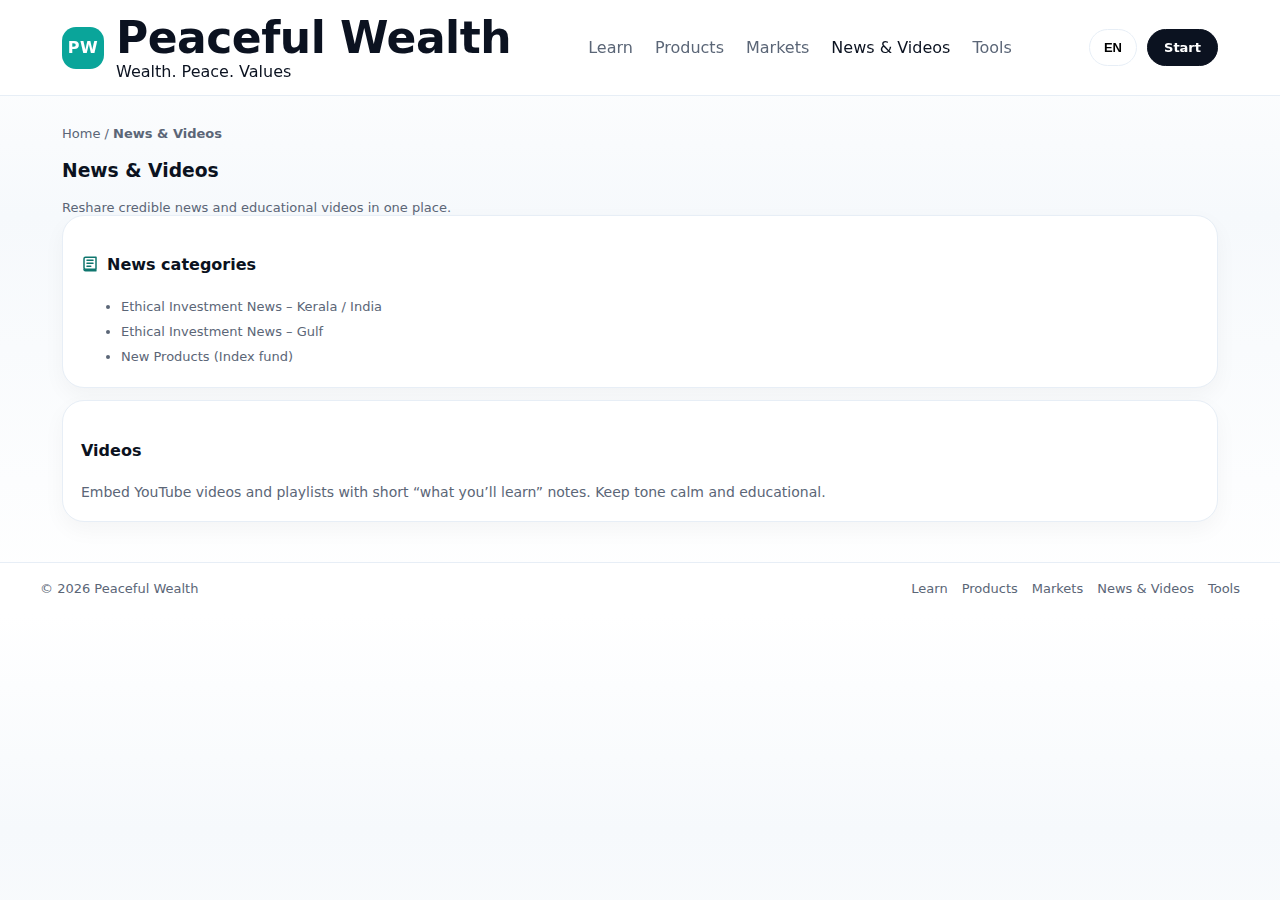
<file: pages/media.html>
<!doctype html>
<html lang="en">
<head>
  <meta charset="UTF-8" />
  <meta name="viewport" content="width=device-width, initial-scale=1.0" />
  <title>News & Videos — Peaceful Wealth</title>
  <meta name="description" content="Reshare credible news and educational videos in one place." />
  <link rel="stylesheet" href="../assets/css/styles.css" />
</head>
<body>
<header class="header">
  <div class="container">
    <div class="header-row">
      <a class="brand" href="../index.html">
        <div class="logo">PW</div>
        <div>
          <h1>Peaceful Wealth</h1>
          <div class="tag">Wealth. Peace. Values</div>
        </div>
      </a>
      <nav class="nav">
        <a href="../index.html#learn" >Learn</a>
        <a href="./products.html" >Products</a>
        <a href="./markets.html" >Markets</a>
        <a href="./media.html" style="color:var(--text)">News &amp; Videos</a>
        <a href="./tools.html" >Tools</a>
      </nav>
      <div class="actions">
        <button class="btn ghost" type="button">EN</button>
        <a class="btn primary" href="./learn.html">Start</a>
      </div>
    </div>
  </div>
</header>
  <main class="section">
    <div class="container">
      <div class="breadcrumb small"><a href="../index.html">Home</a> / <b>News & Videos</b></div>
      <div class="section-title" style="margin-top:12px">
        <div>
          <h3>News & Videos</h3>
          <div class="small">Reshare credible news and educational videos in one place.</div>
        </div>
      </div>
      
<div class="card">
  <h4><img src="../assets/img/news.svg" alt="" style="width:18px;height:18px;vertical-align:-3px;margin-right:8px" />News categories</h4>
  <ul class="small" style="line-height:1.9;margin:10px 0 0">
    <li>Ethical Investment News – Kerala / India</li>
    <li>Ethical Investment News – Gulf</li>
    <li>New Products (Index fund)</li>
  </ul>
</div>
<div class="card" style="margin-top:12px">
  <h4>Videos</h4>
  <p class="small">Embed YouTube videos and playlists with short “what you’ll learn” notes. Keep tone calm and educational.</p>
</div>

    </div>
  </main>
  <footer class="footer">
    <div class="container footer-row">
      <div class="small">© <span id="year"></span> Peaceful Wealth</div>
      <div class="footer-links">
        <a href="./learn.html">Learn</a>
        <a href="./products.html">Products</a>
        <a href="./markets.html">Markets</a>
        <a href="./media.html">News &amp; Videos</a>
        <a href="./tools.html">Tools</a>
      </div>
    </div>
  </footer>
  <script>document.getElementById("year").textContent = new Date().getFullYear();</script>
</body>
</html>
</file>
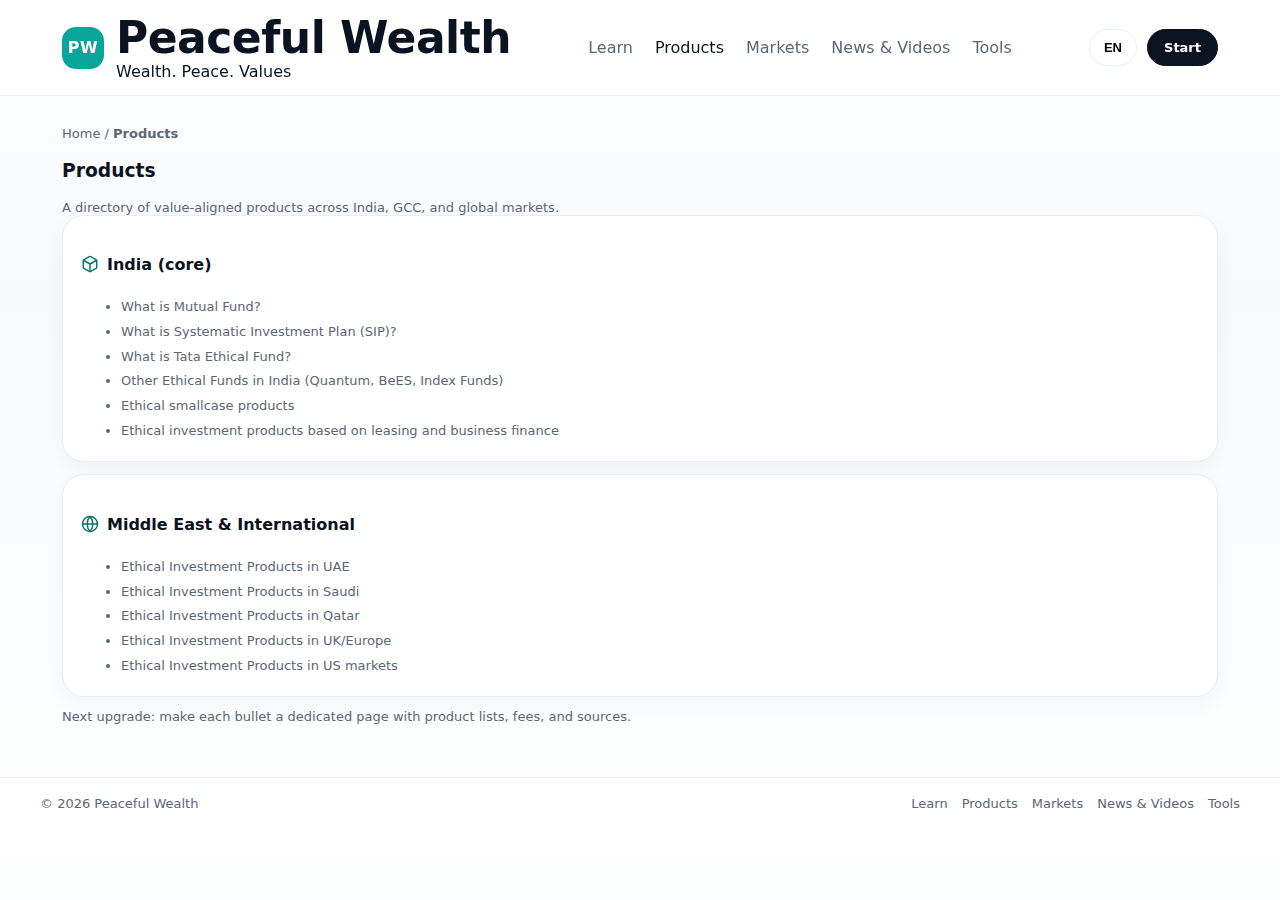
<file: pages/products.html>
<!doctype html>
<html lang="en">
<head>
  <meta charset="UTF-8" />
  <meta name="viewport" content="width=device-width, initial-scale=1.0" />
  <title>Products — Peaceful Wealth</title>
  <meta name="description" content="A directory of value-aligned products across India, GCC, and global markets." />
  <link rel="stylesheet" href="../assets/css/styles.css" />
</head>
<body>
<header class="header">
  <div class="container">
    <div class="header-row">
      <a class="brand" href="../index.html">
        <div class="logo">PW</div>
        <div>
          <h1>Peaceful Wealth</h1>
          <div class="tag">Wealth. Peace. Values</div>
        </div>
      </a>
      <nav class="nav">
        <a href="../index.html#learn" >Learn</a>
        <a href="./products.html" style="color:var(--text)">Products</a>
        <a href="./markets.html" >Markets</a>
        <a href="./media.html" >News &amp; Videos</a>
        <a href="./tools.html" >Tools</a>
      </nav>
      <div class="actions">
        <button class="btn ghost" type="button">EN</button>
        <a class="btn primary" href="./learn.html">Start</a>
      </div>
    </div>
  </div>
</header>
  <main class="section">
    <div class="container">
      <div class="breadcrumb small"><a href="../index.html">Home</a> / <b>Products</b></div>
      <div class="section-title" style="margin-top:12px">
        <div>
          <h3>Products</h3>
          <div class="small">A directory of value-aligned products across India, GCC, and global markets.</div>
        </div>
      </div>
      
<div class="card">
  <h4><img src="../assets/img/products.svg" alt="" style="width:18px;height:18px;vertical-align:-3px;margin-right:8px" />India (core)</h4>
  <ul class="small" style="line-height:1.9;margin:10px 0 0">
    <li>What is Mutual Fund?</li>
    <li>What is Systematic Investment Plan (SIP)?</li>
    <li>What is Tata Ethical Fund?</li>
    <li>Other Ethical Funds in India (Quantum, BeES, Index Funds)</li>
    <li>Ethical smallcase products</li>
    <li>Ethical investment products based on leasing and business finance</li>
  </ul>
</div>

<div class="card" style="margin-top:12px">
  <h4><img src="../assets/img/markets.svg" alt="" style="width:18px;height:18px;vertical-align:-3px;margin-right:8px" />Middle East & International</h4>
  <ul class="small" style="line-height:1.9;margin:10px 0 0">
    <li>Ethical Investment Products in UAE</li>
    <li>Ethical Investment Products in Saudi</li>
    <li>Ethical Investment Products in Qatar</li>
    <li>Ethical Investment Products in UK/Europe</li>
    <li>Ethical Investment Products in US markets</li>
  </ul>
</div>
<p class="small" style="margin-top:12px">Next upgrade: make each bullet a dedicated page with product lists, fees, and sources.</p>

    </div>
  </main>
  <footer class="footer">
    <div class="container footer-row">
      <div class="small">© <span id="year"></span> Peaceful Wealth</div>
      <div class="footer-links">
        <a href="./learn.html">Learn</a>
        <a href="./products.html">Products</a>
        <a href="./markets.html">Markets</a>
        <a href="./media.html">News &amp; Videos</a>
        <a href="./tools.html">Tools</a>
      </div>
    </div>
  </footer>
  <script>document.getElementById("year").textContent = new Date().getFullYear();</script>
</body>
</html>
</file>
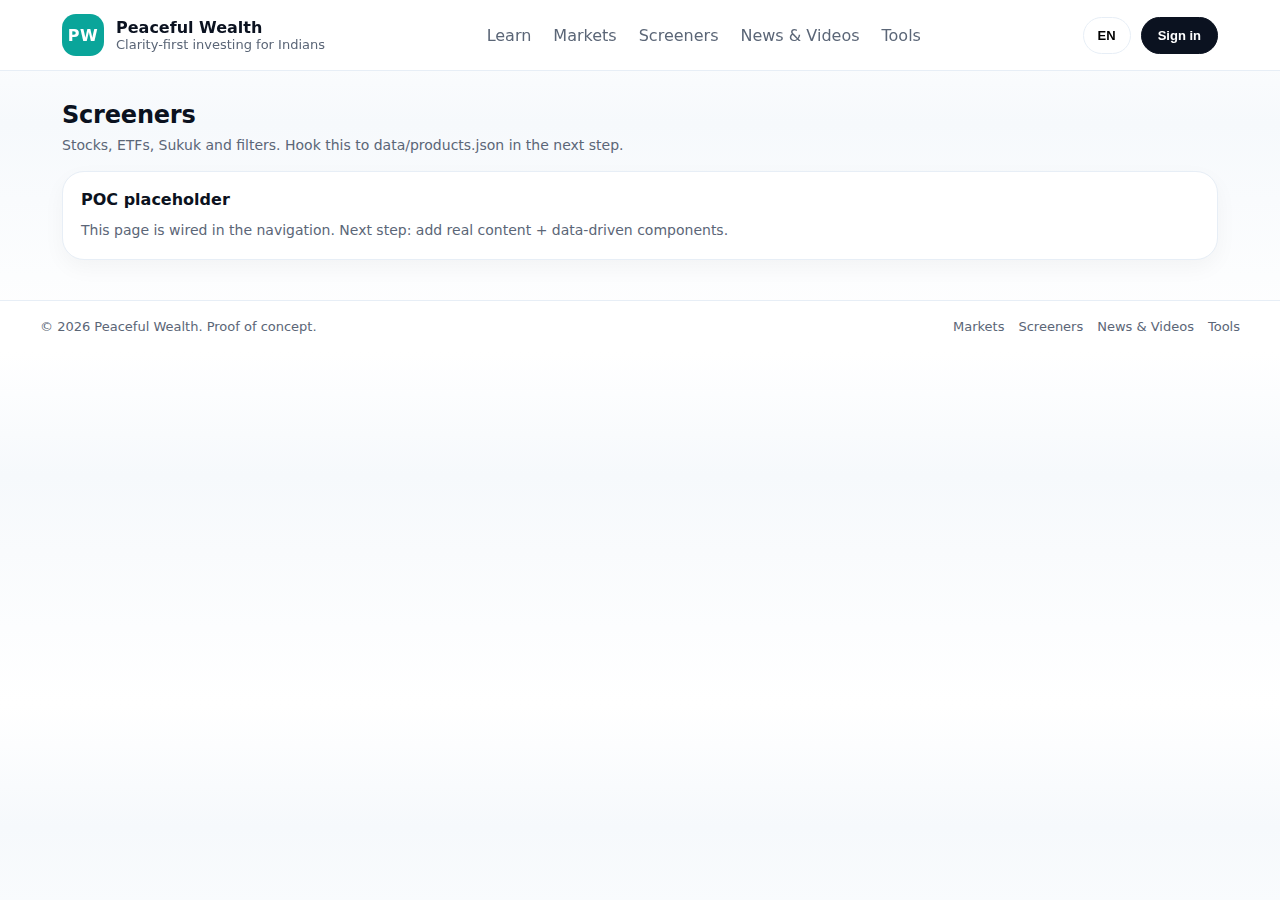
<file: pages/screeners.html>
<!doctype html>
<html lang="en">
<head>
  <meta charset="UTF-8" />
  <meta name="viewport" content="width=device-width, initial-scale=1.0" />
  <title>Screeners — Peaceful Wealth</title>
  <link rel="stylesheet" href="../assets/css/styles.css" />
</head>
<body>
  <header class="header">
    <div class="container">
      <div class="header-row">
        <a class="brand" href="../index.html">
          <div class="logo">PW</div>
          <div class="brand-title">
            <div class="name">Peaceful Wealth</div>
            <div class="tag">Clarity-first investing for Indians</div>
          </div>
        </a>
        <nav class="nav">
          <a href="../index.html#learn">Learn</a>
          <a href="./markets.html">Markets</a>
          <a href="./screeners.html">Screeners</a>
          <a href="./media.html">News &amp; Videos</a>
          <a href="./tools.html">Tools</a>
        </nav>
        <div class="actions">
          <button class="btn" type="button">EN</button>
          <button class="btn primary" type="button">Sign in</button>
        </div>
      </div>
    </div>
  </header>

  <main class="section">
    <div class="container">
      <h2>Screeners</h2>
      <p class="sub">Stocks, ETFs, Sukuk and filters. Hook this to data/products.json in the next step.</p>
      <div class="card" style="margin-top:18px">
        <h3>POC placeholder</h3>
        <p>This page is wired in the navigation. Next step: add real content + data-driven components.</p>
      </div>
    </div>
  </main>

  <footer class="footer">
    <div class="container footer-row">
      <div>© <span id="year"></span> Peaceful Wealth. Proof of concept.</div>
      <div class="footer-links">
        <a href="./markets.html">Markets</a>
        <a href="./screeners.html">Screeners</a>
        <a href="./media.html">News &amp; Videos</a>
        <a href="./tools.html">Tools</a>
      </div>
    </div>
  </footer>

  <script>document.getElementById('year').textContent = new Date().getFullYear();</script>
</body>
</html>
</file>
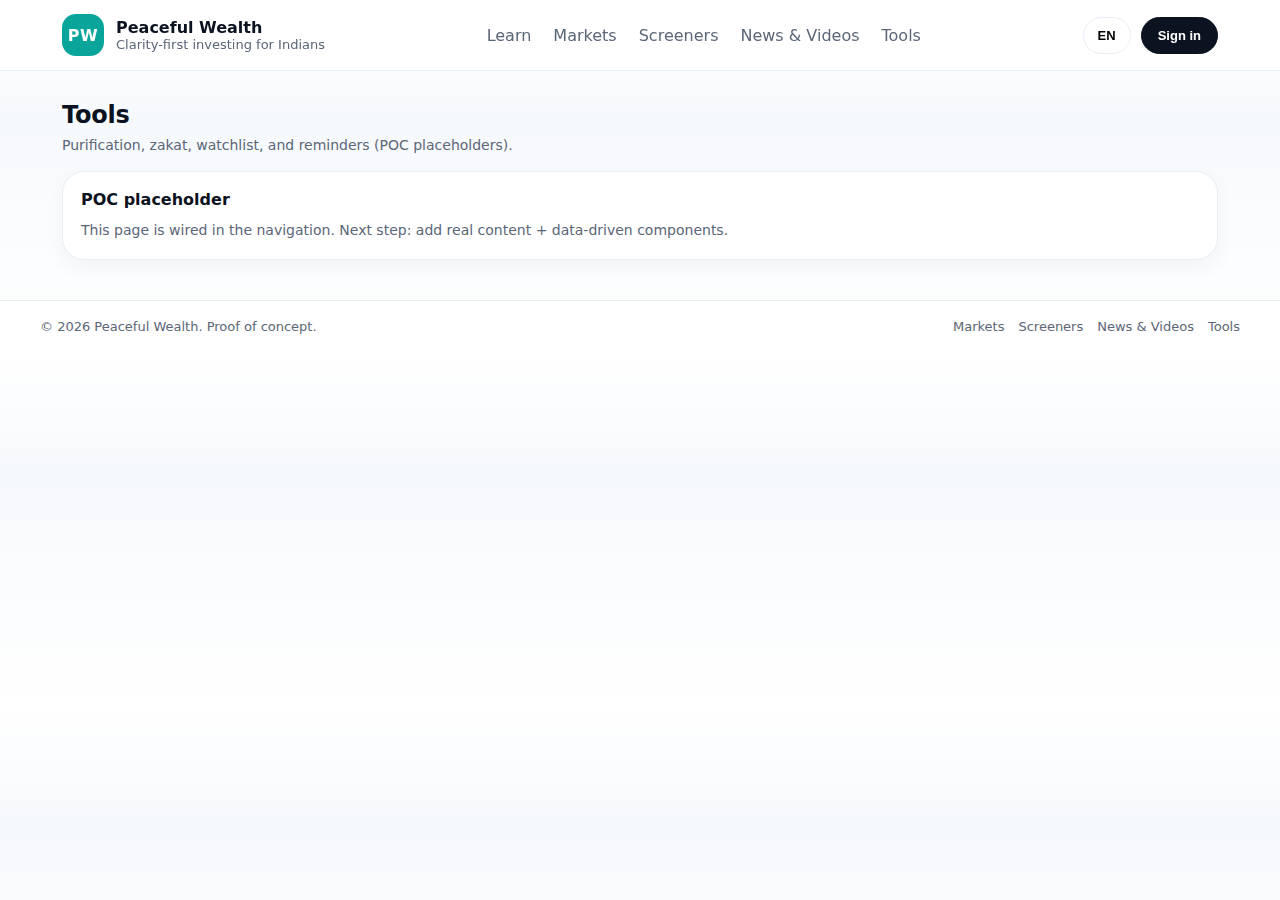
<file: pages/tools.html>
<!doctype html>
<html lang="en">
<head>
  <meta charset="UTF-8" />
  <meta name="viewport" content="width=device-width, initial-scale=1.0" />
  <title>Tools — Peaceful Wealth</title>
  <link rel="stylesheet" href="../assets/css/styles.css" />
</head>
<body>
  <header class="header">
    <div class="container">
      <div class="header-row">
        <a class="brand" href="../index.html">
          <div class="logo">PW</div>
          <div class="brand-title">
            <div class="name">Peaceful Wealth</div>
            <div class="tag">Clarity-first investing for Indians</div>
          </div>
        </a>
        <nav class="nav">
          <a href="../index.html#learn">Learn</a>
          <a href="./markets.html">Markets</a>
          <a href="./screeners.html">Screeners</a>
          <a href="./media.html">News &amp; Videos</a>
          <a href="./tools.html">Tools</a>
        </nav>
        <div class="actions">
          <button class="btn" type="button">EN</button>
          <button class="btn primary" type="button">Sign in</button>
        </div>
      </div>
    </div>
  </header>

  <main class="section">
    <div class="container">
      <h2>Tools</h2>
      <p class="sub">Purification, zakat, watchlist, and reminders (POC placeholders).</p>
      <div class="card" style="margin-top:18px">
        <h3>POC placeholder</h3>
        <p>This page is wired in the navigation. Next step: add real content + data-driven components.</p>
      </div>
    </div>
  </main>

  <footer class="footer">
    <div class="container footer-row">
      <div>© <span id="year"></span> Peaceful Wealth. Proof of concept.</div>
      <div class="footer-links">
        <a href="./markets.html">Markets</a>
        <a href="./screeners.html">Screeners</a>
        <a href="./media.html">News &amp; Videos</a>
        <a href="./tools.html">Tools</a>
      </div>
    </div>
  </footer>

  <script>document.getElementById('year').textContent = new Date().getFullYear();</script>
</body>
</html>
</file>
<file: assets/css/styles.css>
:root{
  --bg:#f6f9fc;
  --card:#ffffff;
  --text:#0b1220;
  --muted:#5b6677;
  --line:#e7eef6;
  --pill:#0b1220;
  --pillText:#ffffff;
  --soft:#f0f5fb;
  --shadow: 0 10px 30px rgba(11,18,32,.06);
}
*{box-sizing:border-box}
body{
  margin:0;
  font-family: ui-sans-serif, system-ui, -apple-system, Segoe UI, Roboto, Helvetica, Arial;
  color:var(--text);
  background:linear-gradient(180deg,#ffffff 0%, var(--bg) 35%, #ffffff 100%);
}
a{color:inherit;text-decoration:none}
.container{max-width:1200px;margin:0 auto;padding:0 22px}

/* Header */
.header{
  position:sticky;top:0;z-index:50;
  background:rgba(255,255,255,.92);
  backdrop-filter: blur(10px);
  border-bottom:1px solid var(--line);
}
.header-row{display:flex;align-items:center;justify-content:space-between;gap:14px;padding:14px 0}
.brand{display:flex;align-items:center;gap:12px}
.logo{
  width:42px;height:42px;border-radius:14px;
  display:flex;align-items:center;justify-content:center;
  background:#0aa59a;color:white;font-weight:800;
  letter-spacing:.5px;
}
.brand-title .name{font-weight:900}
.brand-title .tag{font-size:13px;color:var(--muted)}
.nav{display:none;gap:22px;color:var(--muted);font-weight:500}
.nav a:hover{color:var(--text)}
.actions{display:flex;align-items:center;gap:10px}

.btn{
  border:1px solid var(--line);
  background:white;
  padding:10px 14px;
  border-radius:999px;
  font-weight:700;
  font-size:13px;
  cursor:pointer;
  display:inline-flex;align-items:center;justify-content:center;
}
.btn.primary{
  background:var(--text);
  border-color:var(--text);
  color:white;
  padding:10px 16px;
}

/* Hero */
.hero{
  border-bottom:1px solid var(--line);
  background:linear-gradient(180deg,#ffffff 0%, #f7fbff 75%);
}
.hero-grid{display:grid;grid-template-columns:1fr;gap:24px;padding:34px 0 26px}
h1{margin:0;font-size:44px;line-height:1.1;letter-spacing:-.5px}
.lead{margin:10px 0 0;color:var(--muted);max-width:70ch;font-size:16px;line-height:1.6}
.search-row{display:flex;gap:14px;margin-top:18px;align-items:center}
.search{
  flex:1;border:1px solid var(--line);background:white;border-radius:999px;
  padding:14px 18px;font-size:15px;outline:none
}
.search:focus{border-color:#cfd9e6}

.pill-row{display:flex;flex-wrap:wrap;gap:12px;margin-top:16px;align-items:center}
.pill{
  display:inline-flex;align-items:center;gap:10px;
  border:1px solid var(--line);background:white;border-radius:999px;
  padding:10px 14px;font-weight:700;font-size:13px;cursor:pointer
}
.pill .dot{
  width:18px;height:18px;border-radius:999px;
  display:inline-flex;align-items:center;justify-content:center;
  background:var(--soft);border:1px solid var(--line);font-size:11px
}
.pill.active{background:var(--pill);border-color:var(--pill);color:var(--pillText)}
.pill.active .dot{background:rgba(255,255,255,.18);border-color:rgba(255,255,255,.25);color:white}

.trust{margin-top:14px;display:flex;flex-wrap:wrap;gap:18px;color:var(--muted);font-size:13px;align-items:center}
.trust span{display:inline-flex;gap:10px;align-items:center}
.trust .ico{width:18px;height:18px;display:inline-flex;align-items:center;justify-content:center}

/* Right panel */
.panel{border:1px solid var(--line);background:var(--card);border-radius:22px;padding:18px;box-shadow:var(--shadow)}
.panel-top{display:grid;grid-template-columns:repeat(3,1fr);gap:14px}
.stat{background:#f7fbff;border:1px solid var(--line);border-radius:18px;padding:14px 12px;text-align:center}
.stat .v{font-weight:900;font-size:26px}
.stat .k{margin-top:6px;color:var(--muted);font-size:13px}
.quote{margin-top:14px;padding:14px;background:#eaf7ff;border-radius:16px}
.panel hr{border:none;border-top:1px solid var(--line);margin:14px 0}
.small{color:var(--muted);font-size:13px}

/* Sections */
.section{padding:30px 0 40px}
.section h2{margin:0;font-size:24px;letter-spacing:-.2px}
.section .sub{margin:8px 0 0;color:var(--muted);font-size:14px}

.cards{margin-top:18px;display:grid;grid-template-columns:1fr;gap:18px}
.card{border:1px solid var(--line);background:var(--card);border-radius:22px;padding:18px;box-shadow:0 8px 22px rgba(11,18,32,.04)}
.card h3{margin:0;font-size:16px}
.card p{margin:10px 0 0;color:var(--muted);font-size:14px;line-height:1.6}
.outcome{margin-top:12px;color:var(--text);font-size:14px}

.next-links{margin-top:18px;display:grid;grid-template-columns:1fr;gap:12px}
.linkcard{
  border:1px solid var(--line);background:var(--card);border-radius:18px;padding:14px 16px;
  display:flex;justify-content:space-between;gap:12px;align-items:center
}
.linkcard span{color:var(--muted);font-size:13px}

/* Footer */
.footer{border-top:1px solid var(--line);background:white}
.footer-row{display:flex;flex-direction:column;gap:10px;padding:18px 0;color:var(--muted);font-size:13px}
.footer-links{display:flex;flex-wrap:wrap;gap:14px}

/* Responsive */
@media (min-width: 980px){
  .nav{display:flex}
  .hero-grid{grid-template-columns:1.2fr .8fr;align-items:start}
  .cards{grid-template-columns:repeat(3,1fr)}
  .next-links{grid-template-columns:repeat(4,1fr)}
  .footer-row{flex-direction:row;justify-content:space-between;align-items:center}
}
@media (max-width:520px){
  h1{font-size:34px}
  .panel-top{grid-template-columns:1fr;gap:10px}
  .search-row{flex-direction:column;align-items:stretch}
  .btn.primary{width:100%}
}
</file>
